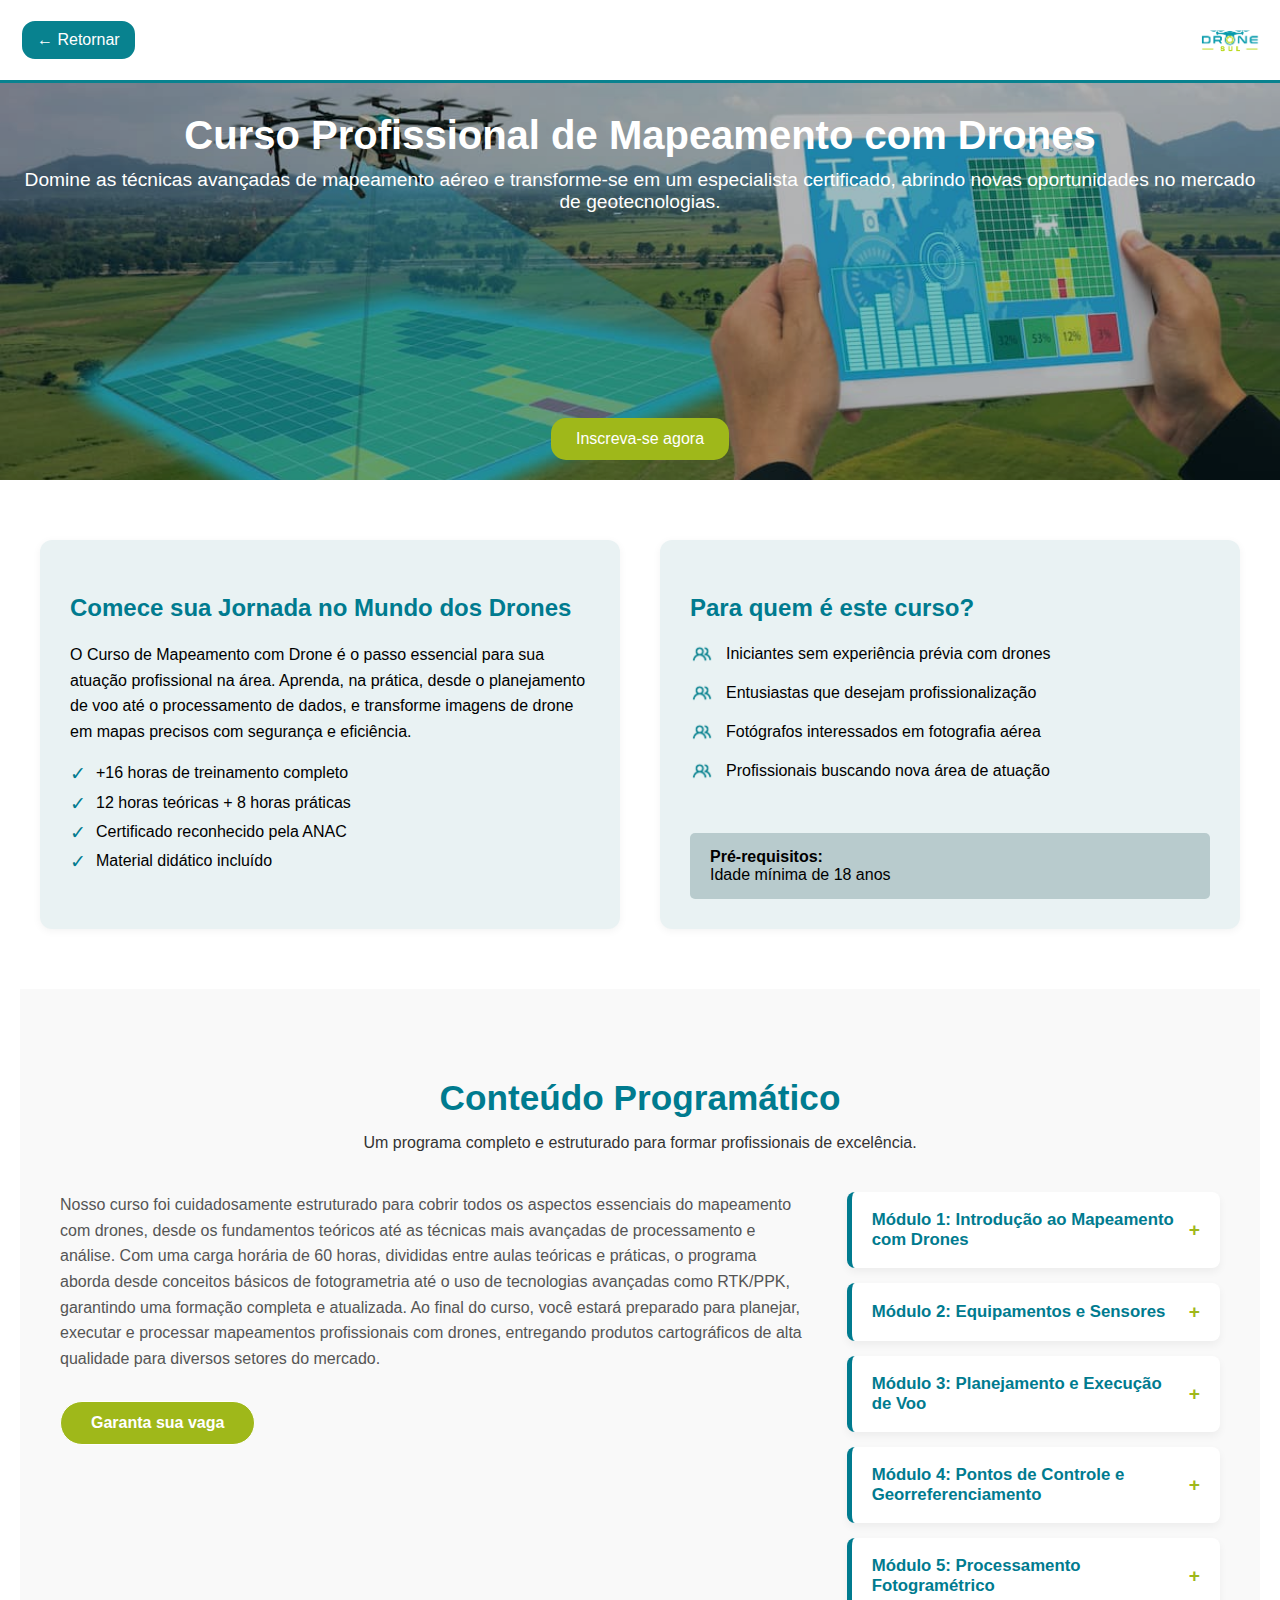
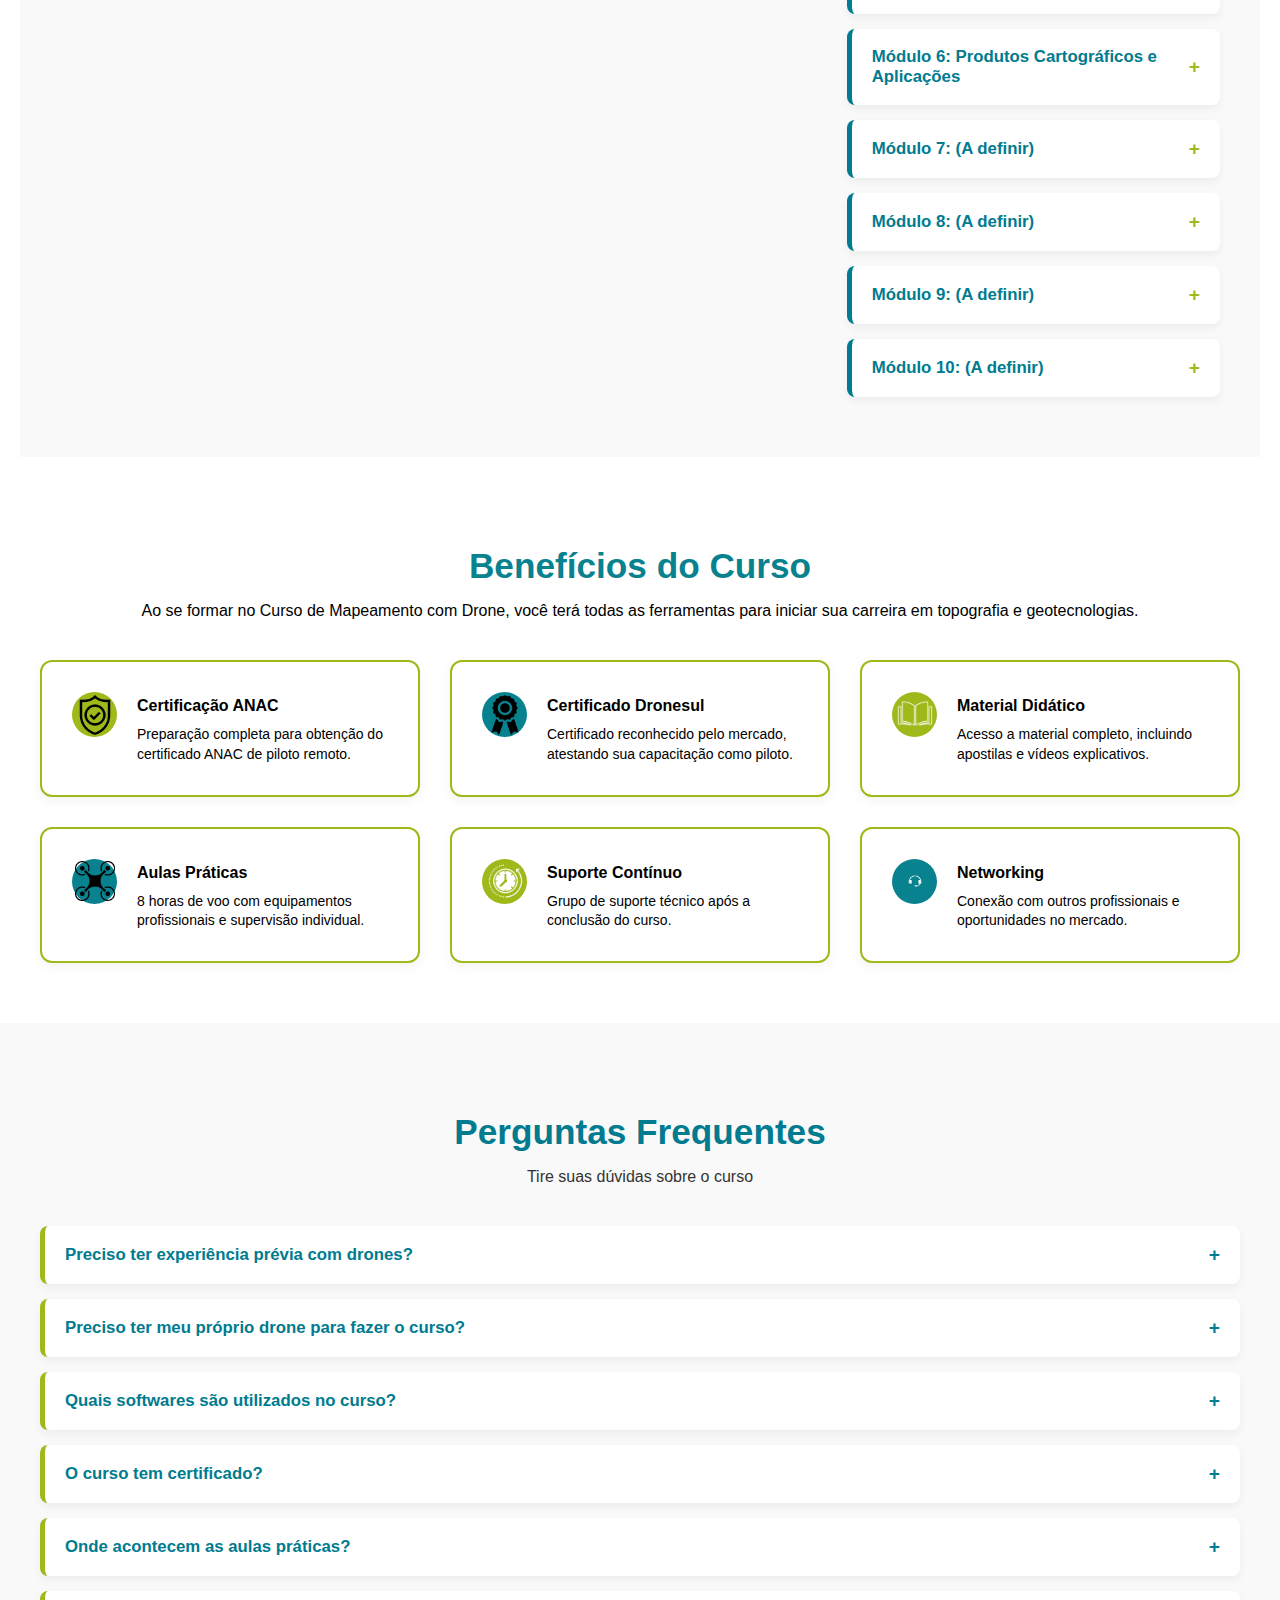
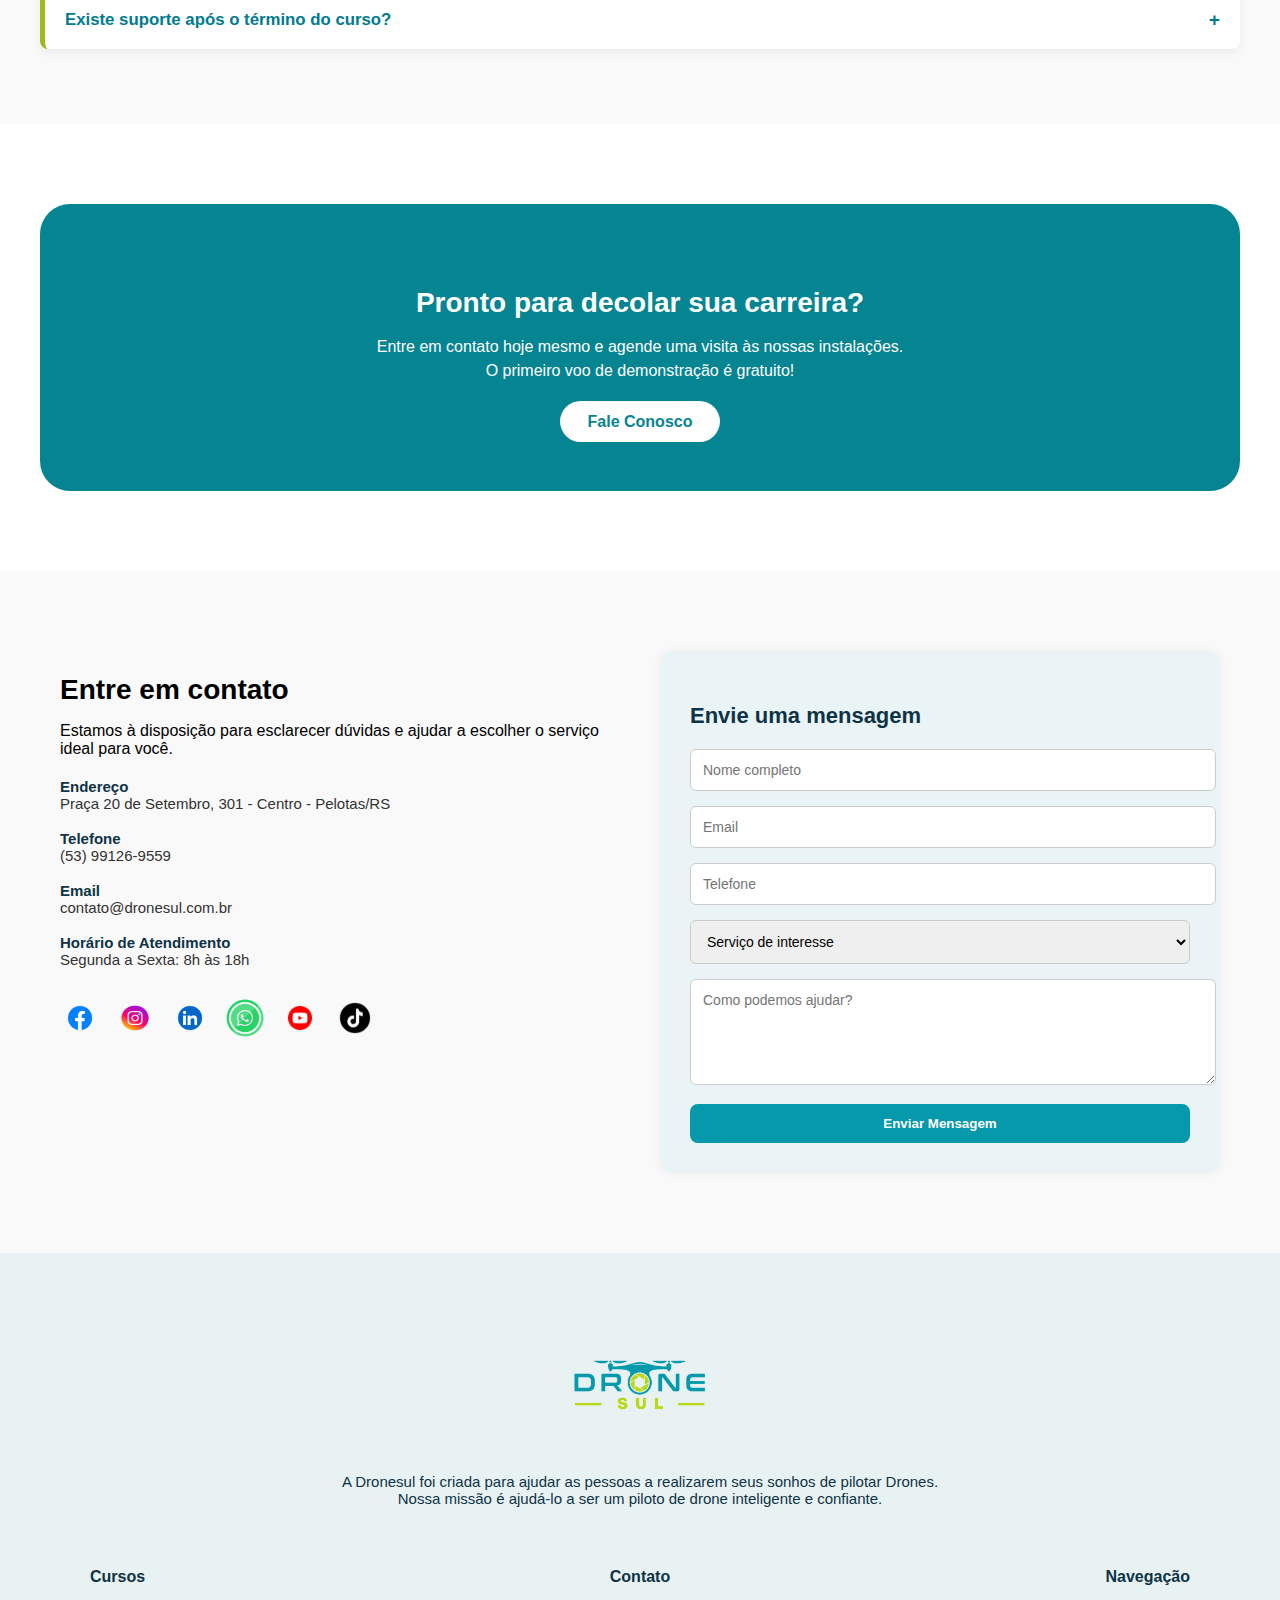
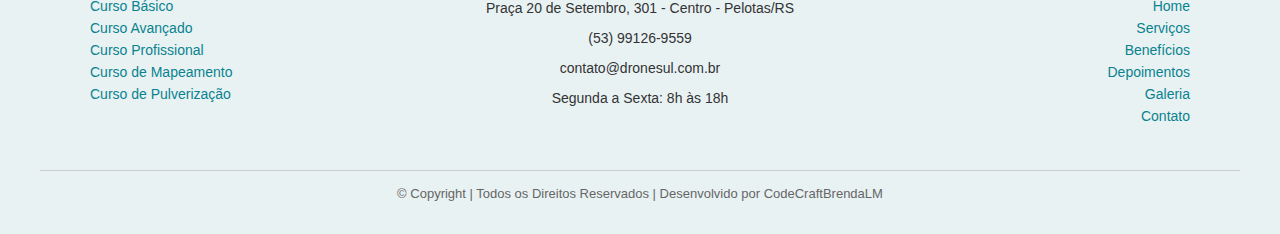
<file: cursos/mapeamento.html>
<!DOCTYPE html>
<html lang="pt-BR">
<head>
    <meta charset="UTF-8">
    <meta name="viewport" content="width=device-width, initial-scale=1.0">
    <title>Curso de Mapeamento | DroneSul</title>
    <link rel="icon" type="image/x-icon" href="../src/images/logo.png">
    <link rel="stylesheet" href="../src/styles/main.css">
    
    <style>
        /* Estilos Gerais (Padrão para Desktop) */
        body {
            font-family: 'Poppins', sans-serif;
            margin: 0;
            padding: 0;
            box-sizing: border-box;
            overflow-x: hidden; /* Evita rolagem horizontal indesejada */
        }

        .container {
            max-width: 1200px;
            margin: 0 auto;
            padding: 0 20px;
        }

        /* TOPO / HEADER (Menu de Retorno) */
        .topo-voltar {
            display: flex;
            justify-content: space-between;
            align-items: center;
            padding: 10px 20px;
            background-color: #ffffff;
            border-bottom: 3px solid #08828f;
            position: fixed;
            top: 0;
            width: 100%;
            z-index: 1000;
            box-sizing: border-box;
        }

        .btn-voltar {
            text-decoration: none;
            font-size: 1rem;
            color: #ffffff;
            background-color: #08828f;
            border: 2px solid;
            padding: 10px 15px;
            border-radius: 15px;
            transition: background-color 0.3s;
        }

        .btn-voltar:hover {
            background-color: #9fb81a;
            color: white;
        }

        .logo-header {
            height: 60px;
        }

        /* Padding para o body para compensar o header fixo */
        body {
            padding-top: 80px;
        }

        /* BANNER CURSO */
        .banner-curso {
            position: relative;
            width: 100%;
            height: 400px;
            overflow: hidden;
            display: flex;
            flex-direction: column;
            justify-content: center;
            align-items: center;
            text-align: center;
        }

        .banner-img {
            width: 100%;
            height: 100%;
            object-fit: cover;
            filter: brightness(0.75);
            position: absolute;
            top: 0;
            left: 0;
            z-index: -1;
        }

        .banner-texto {
            position: relative;
            top: auto;
            left: auto;
            transform: none;
            text-align: center;
            color: white;
            padding: 0 20px;
        }

        .banner-texto h2 {
            font-size: 2.5rem;
            font-weight: bold;
            margin-bottom: -8px;
        }

        .banner-texto p {
            font-size: 1.2rem;
        }

        .btn-inscreva {
            position: relative;
            top: auto;
            left: auto;
            transform: none;
            margin-top: 20px;
            margin-bottom: 20px;
            background-color: #9fb81a;
            color: white;
            padding: 12px 25px;
            border-radius: 15px;
            text-decoration: none;
            transition: background-color 0.3s;
            display: inline-block;
        }

        .btn-inscreva:hover {
            background-color: #08828f;
        }

        /* JORNADA PÚBLICO */
        .jornada-publico {
            display: flex;
            flex-wrap: wrap;
            justify-content: space-between;
            padding: 60px 20px;
            max-width: 1200px;
            margin: 0 auto;
            gap: 40px;
        }

        .jornada-coluna, .publico-coluna {
            flex: 1 1 480px;
            background-color: #e9f2f3;
            padding: 30px;
            border-radius: 12px;
            box-shadow: 0 2px 8px rgba(0,0,0,0.05);
        }

        .jornada-coluna h3,
        .publico-coluna h3 {
            font-size: 1.5rem;
            color: #007b8f;
            margin-bottom: 20px;
        }

        .jornada-coluna p {
            margin-bottom: 20px;
            font-size: 1rem;
            line-height: 1.6;
            color: #000000;
        }

        .checklist,
        .publico-lista {
            list-style: none;
            padding-left: 0;
        }

        .checklist li,
        .publico-lista li {
            display: flex;
            align-items: flex-start;
            margin-bottom: 10px;
            font-size: 1rem;
            color: #000000;
        }

        .checklist li span,
        .publico-lista li span {
            margin-right: 10px;
            font-size: 1.2rem;
            color: #007b8f;
            line-height: 1;
        }

        .pre-requisito {
            margin-top: 50px;
            background-color: #b8cbcd;
            padding: 15px 20px;
            border-radius: 5px;
            font-size: 1rem;
            color: #000000;
        }

        .publico-lista li {
            display: flex;
            align-items: center;
            gap: 12px;
            margin-bottom: 15px;
            font-size: 1rem;
            color: #000000;
        }

        .publico-lista img {
            width: 24px;
            height: 24px;
            object-fit: contain;
            flex-shrink: 0;
        }

        /* CONTEÚDO PROGRAMÁTICO */
        .conteudo-programatico {
            padding: 60px 20px;
            max-width: 1200px;
            margin: 0 auto;
            background-color: #f9f9f9;
        }

        .conteudo-programatico h2 {
            text-align: center;
            font-size: 2.2rem;
            color: #007b8f;
            margin-bottom: 10px;
        }

        .conteudo-programatico .subtitulo {
            text-align: center;
            font-size: 1rem;
            color: #333;
            margin-bottom: 20px;
        }

        /* Novo contêiner para o layout de 2 colunas */
        .conteudo-programatico-layout {
            display: grid;
            grid-template-columns: 2fr 1fr;
            gap: 40px;
            align-items: start;
            margin-top: 40px;
        }

        .conteudo-programatico-info {
            text-align: left;
        }

        .introducao-conteudo {
            font-size: 1rem;
            line-height: 1.6;
            color: #555;
            text-align: left;
            max-width: none;
            margin: 0 0 30px 0;
        }

        .conteudo-programatico-cta {
            text-align: left;
            margin-top: 0;
        }

        .conteudo-programatico-cta .btn.verde {
            background-color: #9fb81a;
            color: white;
            padding: 12px 30px;
            border-radius: 25px;
            text-decoration: none;
            font-weight: bold;
            transition: background-color 0.3s ease, transform 0.2s ease;
            display: inline-block;
        }

        .conteudo-programatico-cta .btn.verde:hover {
            background-color: #7d990f;
            transform: scale(1.05);
        }

        .conteudo-programatico-grid {
            display: grid;
            grid-template-columns: 1fr;
            gap: 15px;
            margin-top: 0;
        }

        .modulo-item {
            background-color: white;
            border-radius: 8px;
            box-shadow: 0 4px 8px rgba(0,0,0,0.05);
            overflow: hidden;
            border-left: 5px solid #007b8f;
            display: flex;
            flex-direction: column;
        }

        .modulo-question {
            width: 100%;
            padding: 18px 20px;
            background: none;
            border: none;
            outline: none;
            font-size: 1.05rem;
            font-weight: bold;
            color: #007b8f;
            display: flex;
            justify-content: space-between;
            align-items: center;
            cursor: pointer;
            text-align: left;
        }

        .modulo-question h3 {
            margin: 0;
            font-size: inherit;
            color: inherit;
            flex-grow: 1;
        }

        .modulo-icon {
            font-size: 1.2rem;
            transition: transform 0.3s;
            color: #9fb81a;
            flex-shrink: 0;
            margin-left: 10px;
        }

        .modulo-answer {
            display: none;
            padding: 0 20px 15px;
            font-size: 0.95rem;
            color: #333;
            flex-grow: 1;
        }

        .modulo-item.active .modulo-answer {
            display: block;
        }

        .modulo-item.active .modulo-icon {
            transform: rotate(180deg);
        }

        .modulo-answer ul {
            list-style: none;
            padding: 0;
            margin-top: 10px;
        }

        .modulo-answer ul li {
            font-size: 0.9rem;
            color: #555;
            margin-bottom: 5px;
            padding-left: 25px;
            position: relative;
            line-height: 1.5;
        }

        .modulo-answer ul li::before {
            content: '✓';
            color: #9fb81a;
            font-weight: bold;
            position: absolute;
            left: 0;
            top: 0;
            line-height: inherit;
        }

        /* BENEFÍCIOS DO CURSO */
        .porque {
            padding: 60px 20px;
        }

        .porque h2 {
            text-align: center;
            color: #08828f;
            font-size: 2.2rem;
        }

        .porque .subtitulo {
            text-align: center;
            color: #000000;
            font-size: 1rem;
            margin-bottom: 40px;
        }

        .grid-cards {
            display: grid;
            grid-template-columns: repeat(3, 1fr);
            gap: 30px;
            margin-top: 40px;
        }

        .card-info {
            background-color: #ffffff;
            border: 2px solid #9fb81a;
            border-radius: 12px;
            padding: 30px;
            display: flex;
            align-items: flex-start;
            gap: 20px;
            box-shadow: 0 4px 12px rgba(0, 0, 0, 0.05);
            transition: transform 0.3s ease, box-shadow 0.3s ease;
            cursor: default;
        }

        .card-info:hover {
            transform: translateY(-6px);
            box-shadow: 0 8px 24px rgba(0, 0, 0, 0.12);
        }

        .icone-circulo {
            width: 45px;
            height: 45px;
            border-radius: 50%;
            background-color: #ccc;
            display: flex;
            align-items: center;
            justify-content: center;
            flex-shrink: 0;
        }

        .icone-circulo img {
            width: 40px;
            height: 40px;
            object-fit: fill;
        }

        .cor-verde {
            background-color: #9fb81a;
        }

        .cor-azul {
            background-color: #08828f;
        }

        .texto-card {
            text-align: left;
        }

        .texto-card h3 {
            font-size: 16px;
            font-weight: bold;
            color: #000000;
            margin-bottom: 10px;
            margin-top: 5px;
        }

        .texto-card p {
            font-size: 14px;
            color: #000000;
            line-height: 1.4;
            margin: 0;
        }

        /* FAQ */
        .faq {
            padding: 60px 20px;
            background-color: #f9f9f9;
        }

        .faq h2 {
            text-align: center;
            font-size: 2.2rem;
            margin-bottom: 10px;
            color: #007b8f;
        }

        .faq .subtitulo {
            text-align: center;
            font-size: 1rem;
            margin-bottom: 40px;
            color: #333;
        }

        .faq-item {
            border-left: 5px solid #9fb81a;
            background-color: white;
            border-radius: 8px;
            margin-bottom: 15px;
            box-shadow: 0 4px 8px rgba(0,0,0,0.05);
            overflow: hidden;
        }

        .faq-question {
            width: 100%;
            padding: 18px 20px;
            background: none;
            border: none;
            outline: none;
            font-size: 1.05rem;
            font-weight: bold;
            color: #007b8f;
            display: flex;
            justify-content: space-between;
            align-items: center;
            cursor: pointer;
        }

        .faq-icon {
            font-size: 1.2rem;
            transition: transform 0.3s;
        }

        .faq-answer {
            display: none;
            padding: 0 20px 15px;
            font-size: 0.95rem;
            color: #333;
        }

        .faq-item.active .faq-answer {
            display: block;
        }

        .faq-item.active .faq-icon {
            content: "-";
            transform: rotate(180deg);
        }

        /* CTA */
        .cta {
            background-color: #058492;
            color: white;
            text-align: center;
            padding: 60px 30px;
            border-radius: 30px;
            margin: 80px 40px;
        }

        .cta h2 {
            font-family: 'League Spartan', sans-serif;
            font-size: 28px;
            margin-bottom: 15px;
        }

        .cta p {
            font-size: 16px;
            line-height: 1.5;
            margin-bottom: 30px;
        }

        .cta .btn-whats {
            background-color: white;
            color: #058492;
            font-weight: bold;
            padding: 12px 28px;
            border-radius: 30px;
            text-decoration: none;
            transition: background 0.3s ease, transform 0.2s ease;
        }

        .cta .btn-whats:hover {
            background-color: #d9f3f5;
            transform: scale(1.05);
        }

        /* CONTATO */
        .contato {
            padding: 80px 40px;
            background-color: #f9f9f9;
        }

        .contato-grid {
            display: grid;
            grid-template-columns: repeat(auto-fit, minmax(300px, 1fr));
            gap: 40px;
            align-items: start;
        }

        .contato-info h2 {
            font-family: 'League Spartan', sans-serif;
            font-size: 28px;
            margin-bottom: 10px;
        }

        .lista-info {
            list-style: none;
            padding: 0;
            margin: 20px 0;
        }

        .lista-info li {
            margin-bottom: 18px;
            font-size: 15px;
            color: #333;
        }

        .lista-info strong {
            color: #0e3346;
        }

        .redes-sociais {
            display: flex;
            flex-wrap: wrap;
            gap: 15px;
            margin-top: 30px;
        }

        .redes-sociais img {
            width: 40px;
            height: 40px;
            transition: transform 0.2s ease;
        }

        .redes-sociais img:hover {
            transform: scale(1.1);
        }

        .formulario {
            background-color: #eaf4f6;
            padding: 30px;
            border-radius: 12px;
            box-shadow: 0 0 10px rgba(0,0,0,0.05);
        }

        .formulario h3 {
            font-size: 22px;
            margin-bottom: 20px;
            color: #0e3346;
        }

        .formulario input,
        .formulario select,
        .formulario textarea {
            width: 100%;
            margin-bottom: 15px;
            padding: 12px;
            border: 1px solid #ccc;
            border-radius: 6px;
            font-size: 14px;
            font-family: 'Poppins', sans-serif;
        }

        .formulario button {
            background-color: #0599ab;
            color: white;
            font-weight: bold;
            padding: 12px;
            border: none;
            border-radius: 8px;
            cursor: pointer;
            width: 100%;
            transition: background 0.3s ease, transform 0.2s;
        }

        .formulario button:hover {
            background-color: #08828f;
            transform: scale(1.02);
        }

        /* RODAPÉ */
        .rodape {
            background-color: #e9f2f3;
            padding: 60px 40px 20px;
            text-align: center;
        }

        .logo-footer {
            width: 140px;
            margin: 0 auto 20px;
            display: block;
        }

        .missao {
            font-size: 15px;
            color: #0e3346;
            margin-bottom: 40px;
            max-width: 700px;
            margin-left: auto;
            margin-right: auto;
        }

        .rodape-layout {
            display: grid;
            grid-template-columns: 1fr 1fr 1fr;
            align-items: flex-start;
            gap: 40px;
            max-width: 1100px;
            margin: 0 auto;
            text-align: left;
        }

        .coluna {
            min-width: 200px;
        }

        .coluna h4 {
            font-size: 16px;
            color: #0e3346;
            margin-bottom: 12px;
        }

        .coluna p,
        .coluna li {
            font-size: 14px;
            color: #333;
            margin-bottom: 6px;
            list-style: none;
        }

        .coluna ul {
            padding: 0;
            margin: 0;
        }

        .coluna a {
            color: #08828f;
            text-decoration: none;
            transition: color 0.3s;
        }

        .coluna a:hover {
            color: #0599ab;
        }

        /* Centraliza a coluna do meio */
        .central {
            text-align: center;
        }

        /* Alinha cursos à esquerda e navegação à direita */
        .esquerda {
            text-align: left;
        }
        .direita {
            text-align: right;
        }

        .rodape-copy {
            border-top: 1px solid #ccc;
            margin-top: 40px;
            padding-top: 15px;
            font-size: 13px;
            color: #666;
        }

        /* ========================================================= */
        /* MEDIA QUERIES PARA RESPONSIVIDADE (MOBILE-FIRST APPROACH) */
        /* ========================================================= */

        /* Ajustes para telas menores (smartphones) - max-width: 768px */
        @media (max-width: 768px) {
            .container {
                padding: 0 15px;
            }

            /* TOPO / HEADER (Menu de Retorno) */
            .topo-voltar {
                padding: 8px 15px;
                justify-content: center;
                gap: 15px;
            }

            .btn-voltar {
                font-size: 0.85rem;
                padding: 6px 10px;
                border-radius: 12px;
                flex-shrink: 0;
            }

            .logo-header {
                height: 45px;
                flex-shrink: 0;
            }

            /* Padding para o body para compensar o header fixo */
            body {
                padding-top: 65px;
            }

            /* BANNER CURSO */
            .banner-curso {
                height: 300px;
                padding-top: 0;
            }

            .banner-texto h2 {
                font-size: 1.8rem;
                margin-bottom: 5px;
            }

            .banner-texto p {
                font-size: 0.9rem;
            }

            .btn-inscreva {
                padding: 10px 20px;
                font-size: 0.95rem;
                margin-top: 15px;
            }

            /* JORNADA PÚBLICO */
            .jornada-publico {
                flex-direction: column;
                padding: 40px 15px;
                gap: 25px;
            }

            .jornada-coluna, .publico-coluna {
                flex: 1 1 100%;
                padding: 20px;
            }

            .jornada-coluna h3,
            .publico-coluna h3 {
                font-size: 1.25rem;
                margin-bottom: 12px;
            }

            .jornada-coluna p {
                font-size: 0.9rem;
                margin-bottom: 15px;
            }

            .checklist li,
            .publico-lista li {
                font-size: 0.85rem;
                margin-bottom: 6px;
            }

            .checklist li span,
            .publico-lista li span {
                font-size: 0.95rem;
                margin-right: 8px;
            }

            .pre-requisito {
                margin-top: 25px;
                padding: 10px 15px;
                font-size: 0.85rem;
            }

            .publico-lista li {
                gap: 10px;
                margin-bottom: 10px;
                font-size: 0.9rem;
            }

            .publico-lista img {
                width: 18px;
                height: 18px;
            }

            /* CONTEÚDO PROGRAMÁTICO */
            .conteudo-programatico {
                padding: 40px 15px;
            }
            .conteudo-programatico h2 {
                font-size: 1.8rem;
            }
            .conteudo-programatico .subtitulo, .introducao-conteudo {
                font-size: 0.9rem;
                margin-bottom: 25px;
                text-align: left;
                max-width: 100%;
            }

            .conteudo-programatico-layout {
                grid-template-columns: 1fr;
                gap: 30px;
                margin-top: 25px;
            }

            .conteudo-programatico-cta {
                margin-bottom: 0;
            }
            .conteudo-programatico-cta .btn.verde {
                padding: 10px 25px;
                font-size: 0.9rem;
            }

            .conteudo-programatico-grid {
                grid-template-columns: 1fr;
                gap: 20px;
            }
            .modulo-item {
                padding: 0;
                border-left-width: 4px;
                margin-bottom: 0;
            }
            .modulo-question {
                padding: 12px 15px;
                font-size: 0.95rem;
            }
            .modulo-icon {
                font-size: 1rem;
            }
            .modulo-answer {
                padding: 0 15px 12px;
            }
            .modulo-answer ul li {
                font-size: 0.85rem;
                padding-left: 20px;
            }
            .modulo-answer ul li::before {
                left: 0;
            }

            /* BENEFÍCIOS DO CURSO */
            .porque {
                padding: 40px 15px;
            }

            .porque h2 {
                font-size: 1.8rem;
            }

            .porque .subtitulo {
                font-size: 0.9rem;
                margin-bottom: 25px;
            }

            .grid-cards {
                grid-template-columns: 1fr;
                gap: 20px;
                margin-top: 25px;
            }

            .card-info {
                padding: 18px;
                gap: 12px;
                border-radius: 10px;
            }

            .icone-circulo {
                width: 38px;
                height: 38px;
            }

            .icone-circulo img {
                width: 32px;
                height: 32px;
            }

            .texto-card h3 {
                font-size: 14px;
                margin-bottom: 6px;
            }

            .texto-card p {
                font-size: 12px;
            }

            /* FAQ */
            .faq {
                padding: 40px 15px;
            }

            .faq h2 {
                font-size: 1.8rem;
            }

            .faq .subtitulo {
                font-size: 0.9rem;
                margin-bottom: 25px;
            }

            .faq-item {
                margin-bottom: 10px;
                border-left-width: 4px;
            }

            .faq-question {
                padding: 12px 15px;
                font-size: 0.95rem;
            }

            .faq-icon {
                font-size: 1rem;
            }

            .faq-answer {
                padding: 0 15px 10px;
                font-size: 0.85rem;
            }

            /* CTA */
            .cta {
                padding: 30px 20px;
                margin: 40px 15px;
                border-radius: 20px;
            }

            .cta h2 {
                font-size: 1.6rem;
                margin-bottom: 10px;
            }

            .cta p {
                font-size: 0.85rem;
                margin-bottom: 15px;
            }

            .cta .btn-whats {
                padding: 10px 20px;
                border-radius: 20px;
                font-size: 0.9rem;
            }

            /* CONTATO */
            .contato {
                padding: 40px 15px;
            }

            .contato-grid {
                grid-template-columns: 1fr;
                gap: 30px;
            }

            .contato-info h2 {
                font-size: 1.8rem;
            }

            .lista-info li {
                margin-bottom: 12px;
                font-size: 0.9rem;
            }

            .redes-sociais {
                justify-content: center;
                gap: 10px;
            }

            .redes-sociais img {
                width: 35px;
                height: 35px;
            }

            .formulario {
                padding: 20px;
                border-radius: 10px;
            }

            .formulario h3 {
                font-size: 1.1rem;
                margin-bottom: 15px;
            }

            .formulario input,
            .formulario select,
            .formulario textarea {
                padding: 10px;
                margin-bottom: 10px;
                font-size: 0.85rem;
            }

            .formulario button {
                padding: 10px;
                font-size: 0.9rem;
            }

            /* RODAPÉ */
            .rodape {
                padding: 30px 15px 15px;
            }

            .logo-footer {
                width: 100px;
                margin-bottom: 10px;
            }

            .missao {
                font-size: 0.85rem;
                margin-bottom: 20px;
            }

            .rodape-layout {
                grid-template-columns: 1fr;
                gap: 20px;
                text-align: center;
            }

            .coluna {
                margin-bottom: 15px;
            }

            .coluna h4 {
                font-size: 1rem;
                margin-bottom: 8px;
            }

            .coluna p,
            .coluna li {
                font-size: 0.8rem;
                margin-bottom: 4px;
            }

            .coluna.central,
            .coluna.esquerda,
            .coluna.direita {
                text-align: center;
            }

            .rodape-copy {
                margin-top: 20px;
                padding-top: 10px;
                font-size: 0.75rem;
            }
        }

        /* Media Query para telas muito pequenas (largura máxima de 480px) */
        @media (max-width: 480px) {
            /* Topo/Header */
            .topo-voltar {
                padding: 5px 10px;
                gap: 10px;
            }
            .btn-voltar {
                font-size: 0.75rem;
                padding: 4px 8px;
            }
            .logo-header {
                height: 35px;
            }
            body {
                padding-top: 55px;
            }

            /* Banner */
            .banner-curso {
                height: 220px;
            }
            .banner-texto h2 {
                font-size: 1.5rem;
            }
            .banner-texto p {
                font-size: 0.8rem;
            }
            .btn-inscreva {
                padding: 8px 15px;
                font-size: 0.8rem;
            }

            /* Conteúdo Programático */
            .conteudo-programatico h2 {
                font-size: 1.6rem;
            }
            .conteudo-programatico .subtitulo {
                font-size: 0.85rem;
            }
            .modulo-item h3 {
                font-size: 1rem;
            }
            .modulo-item p {
                font-size: 0.8rem;
            }

            /* Benefícios */
            .porque h2 {
                font-size: 1.6rem;
            }
            .porque .subtitulo {
                font-size: 0.85rem;
            }
            .card-info {
                padding: 15px;
                gap: 10px;
            }
            .icone-circulo {
                width: 32px;
                height: 32px;
            }
            .icone-circulo img {
                width: 28px;
                height: 28px;
            }
            .texto-card h3 {
                font-size: 13px;
            }
            .texto-card p {
                font-size: 11px;
            }

            /* FAQ */
            .faq h2 {
                font-size: 1.6rem;
            }
            .faq .subtitulo {
                font-size: 0.85rem;
            }
            .faq-question {
                font-size: 0.9rem;
                padding: 10px 12px;
            }
            .faq-icon {
                font-size: 0.9rem;
            }
            .faq-answer {
                font-size: 0.8rem;
                padding: 0 12px 8px;
            }

            /* CTA */
            .cta h2 {
                font-size: 1.4rem;
            }
            .cta p {
                font-size: 0.8rem;
            }
            .cta .btn-whats {
                padding: 8px 15px;
                font-size: 0.85rem;
            }

            /* Contato */
            .contato-info h2 {
                font-size: 1.6rem;
            }
            .lista-info li {
                font-size: 0.85rem;
            }
            .redes-sociais img {
                width: 30px;
                height: 30px;
            }
            .formulario h3 {
                font-size: 1rem;
            }
            .formulario input, .formulario select, .formulario textarea {
                font-size: 0.8rem;
                padding: 8px;
            }
            .formulario button {
                font-size: 0.85rem;
                padding: 8px;
            }

            /* Rodapé */
            .rodape .logo-footer {
                width: 80px;
            }
            .rodape .missao {
                font-size: 0.8rem;
            }
            .rodape .coluna h4 {
                font-size: 0.9rem;
            }
            .rodape .coluna p, .rodape .coluna li {
                font-size: 0.75rem;
            }
            .rodape-copy {
                font-size: 0.7rem;
            }
        }
    </style>
</head>
<body>

    <header class="topo-voltar">
        <a href="../index.html#servicos" class="btn-voltar">← Retornar</a>
        <img src="../src/images/logo.png" alt="Logo Dronesul" class="logo-header">
    </header>

    <section class="banner-curso">
        <img src="../src/images/mapeamento.jpg" alt="Drone de Mapeamento em voo" class="banner-img">
        <div class="banner-texto">
            <h2>Curso Profissional de Mapeamento com Drones</h2>
            <p>Domine as técnicas avançadas de mapeamento aéreo e transforme-se em um especialista certificado, abrindo novas oportunidades no mercado de geotecnologias.</p>
        </div>
        <a href="https://api.whatsapp.com/send?phone=5553991269559&text=Ol%C3%A1,%20estou%20no%20site%20da%20Drone%20Sul%20e%20gostaria%20de%20algumas%20informa%C3%A7%C3%B5es…" class="btn-inscreva">Inscreva-se agora</a>
    </section>

    <section class="jornada-publico">
        <div class="jornada-coluna">
            <h3>Comece sua Jornada no Mundo dos Drones</h3>
            <p>O Curso de Mapeamento com Drone é o passo essencial para sua atuação profissional na área. Aprenda, na prática, desde o planejamento de voo até o processamento de dados, e transforme imagens de drone em mapas precisos com segurança e eficiência.</p>

            <ul class="checklist">
                <li><span>✓</span> +16 horas de treinamento completo</li>
                <li><span>✓</span> 12 horas teóricas + 8 horas práticas</li>
                <li><span>✓</span> Certificado reconhecido pela ANAC</li>
                <li><span>✓</span> Material didático incluído</li>
            </ul>
        </div>

        <div class="publico-coluna">
            <h3>Para quem é este curso?</h3>
            <ul class="publico-lista">
                <li>
                    <img src="../src/images/icone7.png" alt="Ícone iniciante">
                    Iniciantes sem experiência prévia com drones
                </li>
                <li>
                    <img src="../src/images/icone7.png" alt="Ícone iniciante">
                    Entusiastas que desejam profissionalização
                </li>
                <li>
                    <img src="../src/images/icone7.png" alt="Ícone iniciante">
                    Fotógrafos interessados em fotografia aérea
                </li>
                <li>
                    <img src="../src/images/icone7.png" alt="Ícone iniciante">
                    Profissionais buscando nova área de atuação
                </li>
            </ul>

            <div class="pre-requisito">
                <strong>Pré-requisitos:</strong><br>
                Idade mínima de 18 anos
            </div>
        </div>
    </section>

    <section class="conteudo-programatico">
        <div class="container">
            <h2>Conteúdo Programático</h2>
            <p class="subtitulo">Um programa completo e estruturado para formar profissionais de excelência.</p>

            <div class="conteudo-programatico-layout">
                <div class="conteudo-programatico-info">
                    <p class="introducao-conteudo">Nosso curso foi cuidadosamente estruturado para cobrir todos os aspectos essenciais do mapeamento com drones, desde os fundamentos teóricos até as técnicas mais avançadas de processamento e análise. Com uma carga horária de 60 horas, divididas entre aulas teóricas e práticas, o programa aborda desde conceitos básicos de fotogrametria até o uso de tecnologias avançadas como RTK/PPK, garantindo uma formação completa e atualizada. Ao final do curso, você estará preparado para planejar, executar e processar mapeamentos profissionais com drones, entregando produtos cartográficos de alta qualidade para diversos setores do mercado.</p>

                    <div class="conteudo-programatico-cta">
                        <a href="https://api.whatsapp.com/send?phone=5553991269559&text=Ol%C3%A1,%20estou%20no%20site%20da%20Drone%20Sul%20e%20gostaria%20de%20garantir%20minha%20vaga%20no%20curso%20de%20Mapeamento." class="btn verde">Garanta sua vaga</a>
                    </div>
                </div>

                <div class="conteudo-programatico-grid">
                    <div class="modulo-item">
                        <button class="modulo-question">
                            <h3>Módulo 1: Introdução ao Mapeamento com Drones</h3>
                            <span class="modulo-icon">+</span>
                        </button>
                        <div class="modulo-answer">
                            <ul>
                                <li>Fundamentos de cartografia e sensoriamento remoto</li>
                                <li>Princípios de cartografia e sistemas de coordenadas</li>
                                <li>Tipos de drones para mapeamento</li>
                                <li>Legislação e regulamentação para operação de drones</li>
                            </ul>
                        </div>
                    </div>

                    <div class="modulo-item">
                        <button class="modulo-question">
                            <h3>Módulo 2: Equipamentos e Sensores</h3>
                            <span class="modulo-icon">+</span>
                        </button>
                        <div class="modulo-answer">
                            <ul>
                                <li>Entenda os drones específicos para mapeamento, câmeras e sensores.</li>
                            </ul>
                        </div>
                    </div>

                    <div class="modulo-item">
                        <button class="modulo-question">
                            <h3>Módulo 3: Planejamento e Execução de Voo</h3>
                            <span class="modulo-icon">+</span>
                        </button>
                        <div class="modulo-answer">
                            <ul>
                                <li>Como planejar missões de voo eficientes e seguras para coleta de dados.</li>
                            </ul>
                        </div>
                    </div>

                    <div class="modulo-item">
                        <button class="modulo-question">
                            <h3>Módulo 4: Pontos de Controle e Georreferenciamento</h3>
                            <span class="modulo-icon">+</span>
                        </button>
                        <div class="modulo-answer">
                            <ul>
                                <li>Aprenda a usar Pontos de Controle Terrestre (GCPs) e técnicas de georreferenciamento (RTK/PPK).</li>
                            </ul>
                        </div>
                    </div>

                    <div class="modulo-item">
                        <button class="modulo-question">
                            <h3>Módulo 5: Processamento Fotogramétrico</h3>
                            <span class="modulo-icon">+</span>
                        </button>
                        <div class="modulo-answer">
                            <ul>
                                <li>Técnicas de processamento de imagens para gerar produtos cartográficos.</li>
                            </ul>
                        </div>
                    </div>

                    <div class="modulo-item">
                        <button class="modulo-question">
                            <h3>Módulo 6: Produtos Cartográficos e Aplicações</h3>
                            <span class="modulo-icon">+</span>
                        </button>
                        <div class="modulo-answer">
                            <ul>
                                <li>Criação e análise de ortomosaicos, modelos 3D, MDT, MDS e suas aplicações.</li>
                            </ul>
                        </div>
                    </div>

                    <div class="modulo-item">
                        <button class="modulo-question">
                            <h3>Módulo 7: (A definir)</h3>
                            <span class="modulo-icon">+</span>
                        </button>
                        <div class="modulo-answer">
                            <ul>
                                <li>Conteúdo adicional ou a ser detalhado.</li>
                            </ul>
                        </div>
                    </div>
                    <div class="modulo-item">
                        <button class="modulo-question">
                            <h3>Módulo 8: (A definir)</h3>
                            <span class="modulo-icon">+</span>
                        </button>
                        <div class="modulo-answer">
                            <ul>
                                <li>Conteúdo adicional ou a ser detalhado.</li>
                            </ul>
                        </div>
                    </div>
                    <div class="modulo-item">
                        <button class="modulo-question">
                            <h3>Módulo 9: (A definir)</h3>
                            <span class="modulo-icon">+</span>
                        </button>
                        <div class="modulo-answer">
                            <ul>
                                <li>Conteúdo adicional ou a ser detalhado.</li>
                            </ul>
                        </div>
                    </div>
                    <div class="modulo-item">
                        <button class="modulo-question">
                            <h3>Módulo 10: (A definir)</h3>
                            <span class="modulo-icon">+</span>
                        </button>
                        <div class="modulo-answer">
                            <ul>
                                <li>Conteúdo adicional ou a ser detalhado.</li>
                            </ul>
                        </div>
                    </div>
                </div>
            </div>
        </div>
    </section>

    <section class="porque" id="beneficios">
        <div class="container">
            <h2>Benefícios do Curso</h2>
            <p class="subtitulo">Ao se formar no Curso de Mapeamento com Drone, você terá todas as ferramentas para iniciar sua carreira em topografia e geotecnologias.</p>

            <div class="grid-cards">
                <div class="card-info">
                    <div class="icone-circulo cor-verde">
                        <img src="../src/images/icone3.png" alt="Certificação ANAC">
                    </div>
                    <div class="texto-card">
                        <h3>Certificação ANAC</h3>
                        <p>Preparação completa para obtenção do certificado ANAC de piloto remoto.</p>
                    </div>
                </div>

                <div class="card-info">
                    <div class="icone-circulo cor-azul">
                        <img src="../src/images/icone1.png" alt="Certificado Dronesul">
                    </div>
                    <div class="texto-card">
                        <h3>Certificado Dronesul</h3>
                        <p>Certificado reconhecido pelo mercado, atestando sua capacitação como piloto.</p>
                    </div>
                </div>

                <div class="card-info">
                    <div class="icone-circulo cor-verde">
                        <img src="../src/images/icone8.png" alt="Material Didático">
                    </div>
                    <div class="texto-card">
                        <h3>Material Didático</h3>
                        <p>Acesso a material completo, incluindo apostilas e vídeos explicativos.</p>
                    </div>
                </div>

                <div class="card-info">
                    <div class="icone-circulo cor-azul">
                        <img src="../src/images/icone2.png" alt="Aulas Práticas">
                    </div>
                    <div class="texto-card">
                        <h3>Aulas Práticas</h3>
                        <p>8 horas de voo com equipamentos profissionais e supervisão individual.</p>
                    </div>
                </div>

                <div class="card-info">
                    <div class="icone-circulo cor-verde">
                        <img src="../src/images/icone9.png" alt="Suporte Contínuo">
                    </div>
                    <div class="texto-card">
                        <h3>Suporte Contínuo</h3>
                        <p>Grupo de suporte técnico após a conclusão do curso.</p>
                    </div>
                </div>

                <div class="card-info">
                    <div class="icone-circulo cor-azul">
                        <img src="../src/images/icone6.png" alt="Networking">
                    </div>
                    <div class="texto-card">
                        <h3>Networking</h3>
                        <p>Conexão com outros profissionais e oportunidades no mercado.</p>
                    </div>
                </div>
            </div>
        </div>
    </section>

    <section class="faq" id="faq">
        <div class="container">
            <h2>Perguntas Frequentes</h2>
            <p class="subtitulo">Tire suas dúvidas sobre o curso</p>

            <div class="faq-item">
                <button class="faq-question">
                    <span>Preciso ter experiência prévia com drones?</span>
                    <span class="faq-icon">+</span>
                </button>
                <div class="faq-answer">
                    <p>Não é necessário ter experiência prévia com drones. O curso foi estruturado para atender desde iniciantes até profissionais que já atuam com drones e desejam se especializar em mapeamento.Começamos com os fundamentos e avançamos gradualmente para técnicas mais complexas.</p>
                </div>
            </div>

            <div class="faq-item">
                <button class="faq-question">
                    <span>Preciso ter meu próprio drone para fazer o curso?</span>
                    <span class="faq-icon">+</span>
                </button>
                <div class="faq-answer">
                    <p>Não é obrigatório possuir um drone próprio. Oferecemos equipamentos de ponta para as aulas práticas.Caso você já tenha um drone, será uma ótima oportunidade para aprender a usá-lo com eficiência no mapeamento.</p>
                </div>
            </div>

            <div class="faq-item">
                <button class="faq-question">
                    <span>Quais softwares são utilizados no curso?</span>
                    <span class="faq-icon">+</span>
                </button>
                <div class="faq-answer">
                    <p>Utilizamos os softwares mais renomados e atualizados do mercado para processamento fotogramétrico e análise de dados, como o Pix4Dmapper e o Agisoft Metashape, entre outros.</p>
                </div>
            </div>

            <div class="faq-item">
                <button class="faq-question">
                    <span>O curso tem certificado?</span>
                    <span class="faq-icon">+</span>
                </button>
                <div class="faq-answer">
                    <p>Sim. Ao concluir o curso, você receberá um certificado Dronesul, reconhecido no mercado de trabalho.Além disso, o curso te prepara para a obtenção do certificado ANAC.</p>
                </div>
            </div>

            <div class="faq-item">
                <button class="faq-question">
                    <span>Onde acontecem as aulas práticas?</span>
                    <span class="faq-icon">+</span>
                </button>
                <div class="faq-answer">
                    <p>As aulas práticas são realizadas em áreas abertas e controladas, com toda a segurança e suporte de nossos instrutores qualificados.O local exato será informado antes do início das aulas.</p>
                </div>
            </div>

            <div class="faq-item">
                <button class="faq-question">
                    <span>Existe suporte após o término do curso?</span>
                    <span class="faq-icon">+</span>
                </button>
                <div class="faq-answer">
                    <p>Sim, oferecemos um grupo de suporte técnico exclusivo para alunos formados, onde você poderá tirar dúvidas e compartilhar experiências com outros profissionais e com a nossa equipe.</p>
                </div>
            </div>
        </div>
    </section>

    <script>
        document.querySelectorAll('.modulo-question').forEach(button => {
            button.addEventListener('click', () => {
                const item = button.parentElement;
                item.classList.toggle('active');

                const icon = button.querySelector('.modulo-icon');
                icon.textContent = item.classList.contains('active') ? '−' : '+';
            });
        });

        document.querySelectorAll('.faq-question').forEach(button => {
            button.addEventListener('click', () => {
                const item = button.parentElement;
                item.classList.toggle('active');

                const icon = button.querySelector('.faq-icon');
                icon.textContent = item.classList.contains('active') ? '−' : '+';
            });
        });
    </script>

    <section class="cta">
        <div class="container">
            <h2>Pronto para decolar sua carreira?</h2>
            <p>Entre em contato hoje mesmo e agende uma visita às nossas instalações.<br>O primeiro voo de demonstração é gratuito!</p>
            <a href="https://api.whatsapp.com/send?phone=5553991269559&text=Olá,%20estou%20no%20site%20da%20Drone%20Sul%20e%20gostaria%20de%20algumas%20informa%C3%A7%C3%B5es…" class="btn-whats">Fale Conosco</a>
        </div>
    </section>

    <section class="contato" id="contato">
        <div class="container contato-grid">

            <div class="contato-info">
                <h2>Entre em contato</h2>
                <p>Estamos à disposição para esclarecer dúvidas e ajudar a escolher o serviço ideal para você.</p>

                <ul class="lista-info">
                    <li><strong>Endereço</strong><br>Praça 20 de Setembro, 301 - Centro - Pelotas/RS</li>
                    <li><strong>Telefone</strong><br>(53) 99126-9559</li>
                    <li><strong>Email</strong><br>contato@dronesul.com.br</li>
                    <li><strong>Horário de Atendimento</strong><br>Segunda a Sexta: 8h às 18h</li>
                </ul>

                <div class="redes-sociais">
                    <a href="https://www.facebook.com/people/Dronesul/61563505297543/" target="_blank"><img src="../src/images/facebook.png" alt="Facebook"></a>
                    <a href="https://www.instagram.com/dronesul_/" target="_blank"><img src="../src/images/instagram.png" alt="Instagram"></a>
                    <a href="https://www.linkedin.com/company/dronesull/" target="_blank"><img src="../src/images/linkedin.png" alt="LinkedIn"></a>
                    <a href="https://api.whatsapp.com/send?phone=5553991269559&text=Olá,%20estou%20no%20site%20da%20Drone%20Sul%20e%20gostaria%20de%20algumas%20informa%C3%A7%C3%B5es…" target="_blank"><img src="../src/images/whatsapp.png" alt="WhatsApp"></a>
                    <a href="https://www.youtube.com/@Dronesul-c7n" target="_blank"><img src="../src/images/youtube.png" alt="YouTube"></a>
                    <a href="https://www.tiktok.com/@dronesul_?is_from_webapp=1&sender_device=pc" target="_blank"><img src="../src/images/tiktok.png" alt="TikTok"></a>
                </div>
            </div>

            <form action="https://formsubmit.co/contato@dronesul.com.br" method="POST" class="formulario">
                <h3>Envie uma mensagem</h3>
                <input type="text" name="nome" placeholder="Nome completo" required>
                <input type="email" name="email" placeholder="Email" required>
                <input type="tel" name="telefone" placeholder="Telefone">
                <select name="servico">
                    <option value="">Serviço de interesse</option>
                    <option value="Pilotagem">Curso de Pilotagem</option>
                    <option value="Mapeamento">Curso de Mapeamento</option>
                    <option value="Pulverização">Pulverização</option>
                    <option value="Assistência Técnica">Assistência Técnica</option>
                </select>
                <textarea name="mensagem" rows="5" placeholder="Como podemos ajudar?"></textarea>
                <button type="submit">Enviar Mensagem</button>
            </form>
        </div>
    </section>

    <footer class="rodape">
        <img src="../src/images/logo.png" alt="Logo Dronesul" class="logo-footer">

        <p class="missao">
            A Dronesul foi criada para ajudar as pessoas a realizarem seus sonhos de pilotar Drones.<br>
            Nossa missão é ajudá-lo a ser um piloto de drone inteligente e confiante.
        </p>

        <div class="rodape-layout">
            <div class="coluna">
                <h4>Cursos</h4>
                <ul>
                    <li><a href="#">Curso Básico</a></li>
                    <li><a href="#">Curso Avançado</a></li>
                    <li><a href="#">Curso Profissional</a></li>
                    <li><a href="#">Curso de Mapeamento</a></li>
                    <li><a href="#">Curso de Pulverização</a></li>
                </ul>
            </div>

            <div class="coluna central">
                <h4>Contato</h4>
                <p>Praça 20 de Setembro, 301 - Centro - Pelotas/RS</p>
                <p>(53) 99126-9559</p>
                <p>contato@dronesul.com.br</p>
                <p>Segunda a Sexta: 8h às 18h</p>
            </div>

            <div class="coluna direita">
                <h4>Navegação</h4>
                <ul>
                    <li><a href="#home">Home</a></li>
                    <li><a href="#servicos">Serviços</a></li>
                    <li><a href="#beneficios">Benefícios</a></li>
                    <li><a href="#depoimentos">Depoimentos</a></li>
                    <li><a href="#galeria">Galeria</a></li>
                    <li><a href="#contato">Contato</a></li>
                </ul>
            </div>
        </div>

        <p class="rodape-copy">
            © Copyright | Todos os Direitos Reservados | Desenvolvido por CodeCraftBrendaLM
        </p>
    </footer>

</body>
</html>
</file>
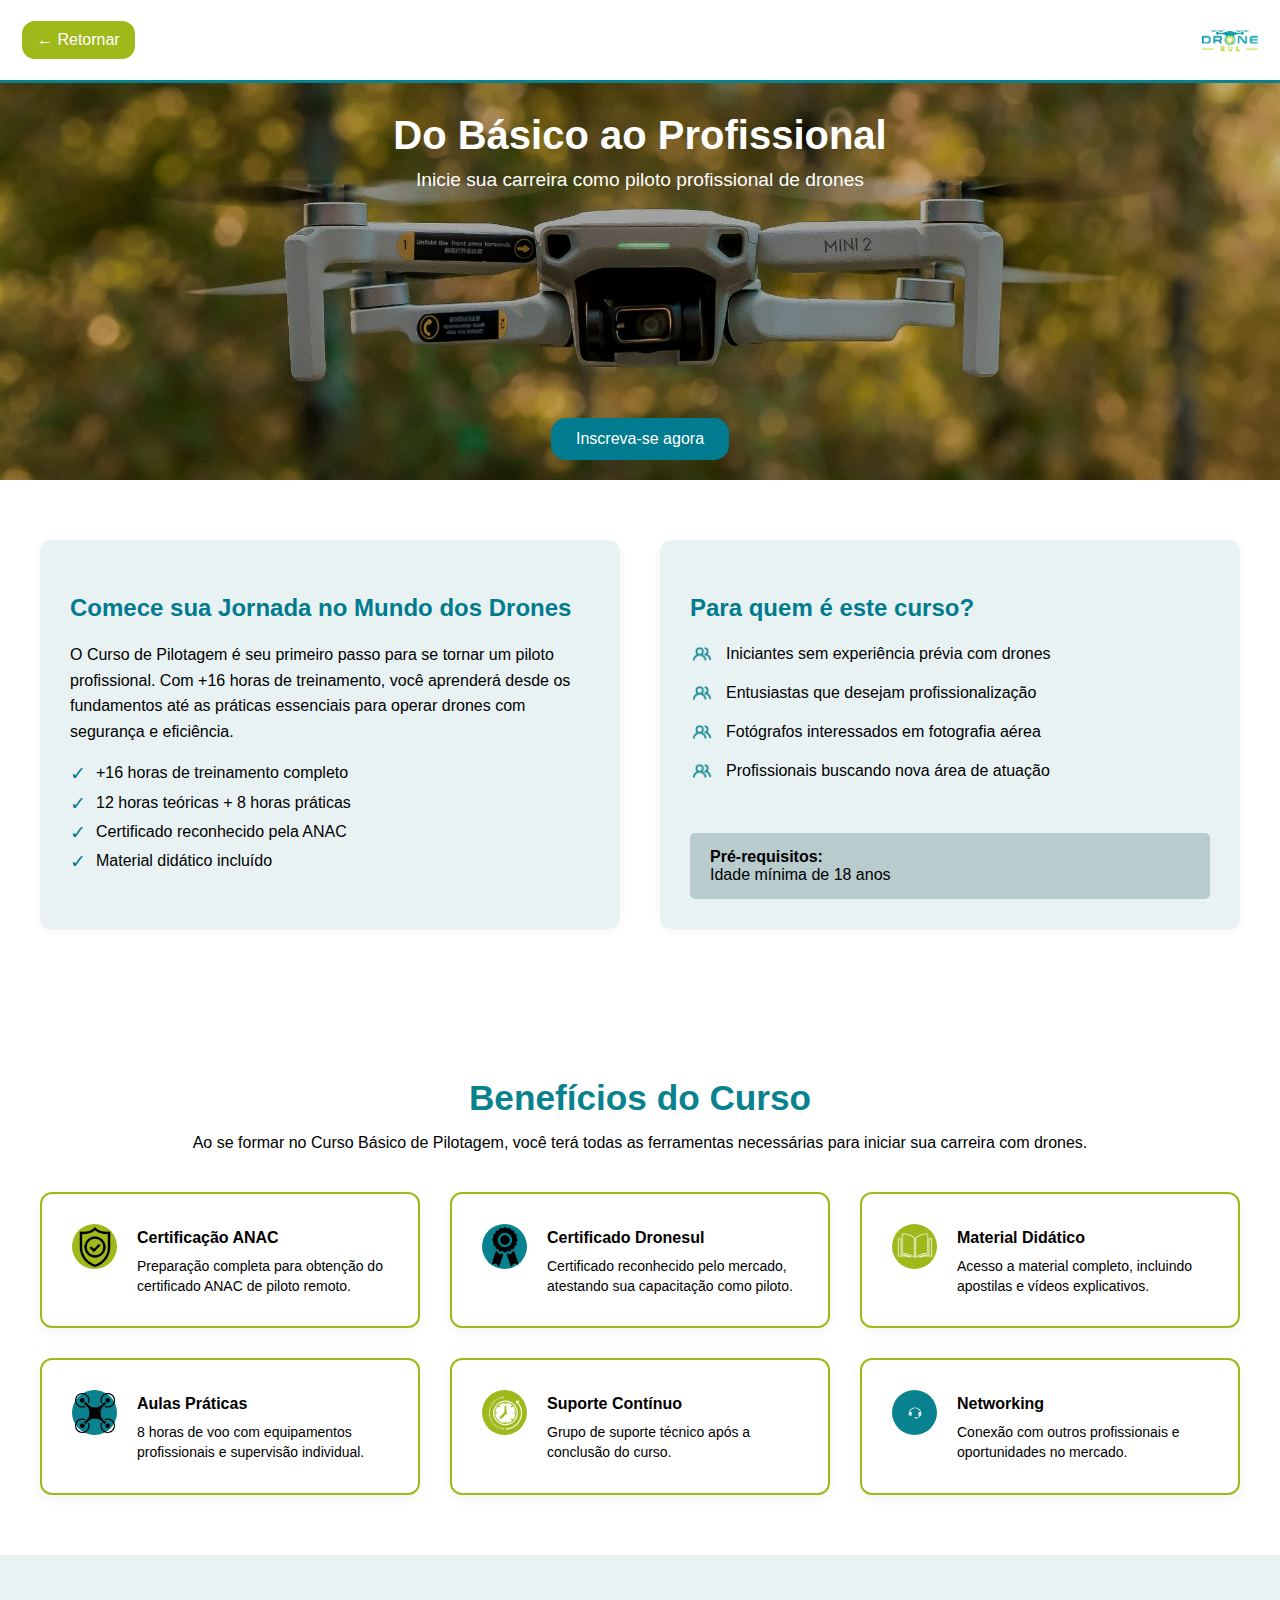
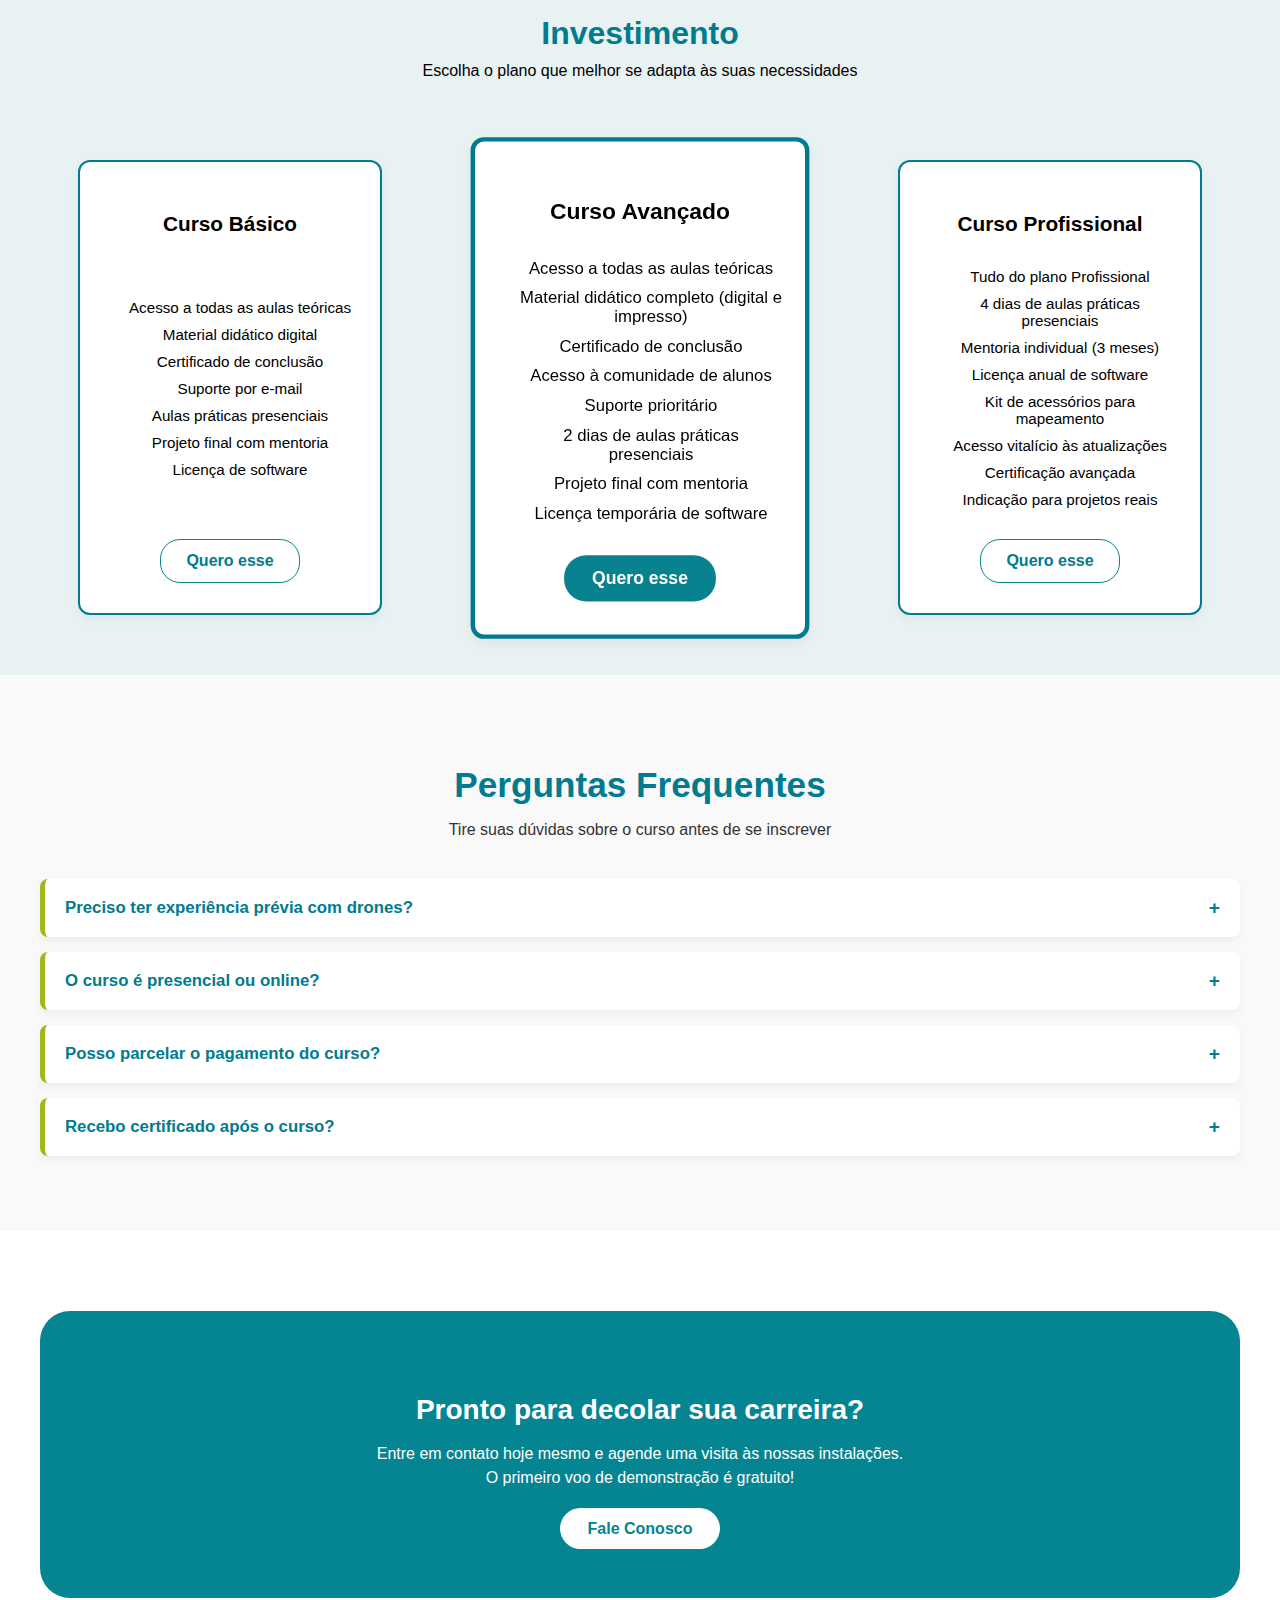
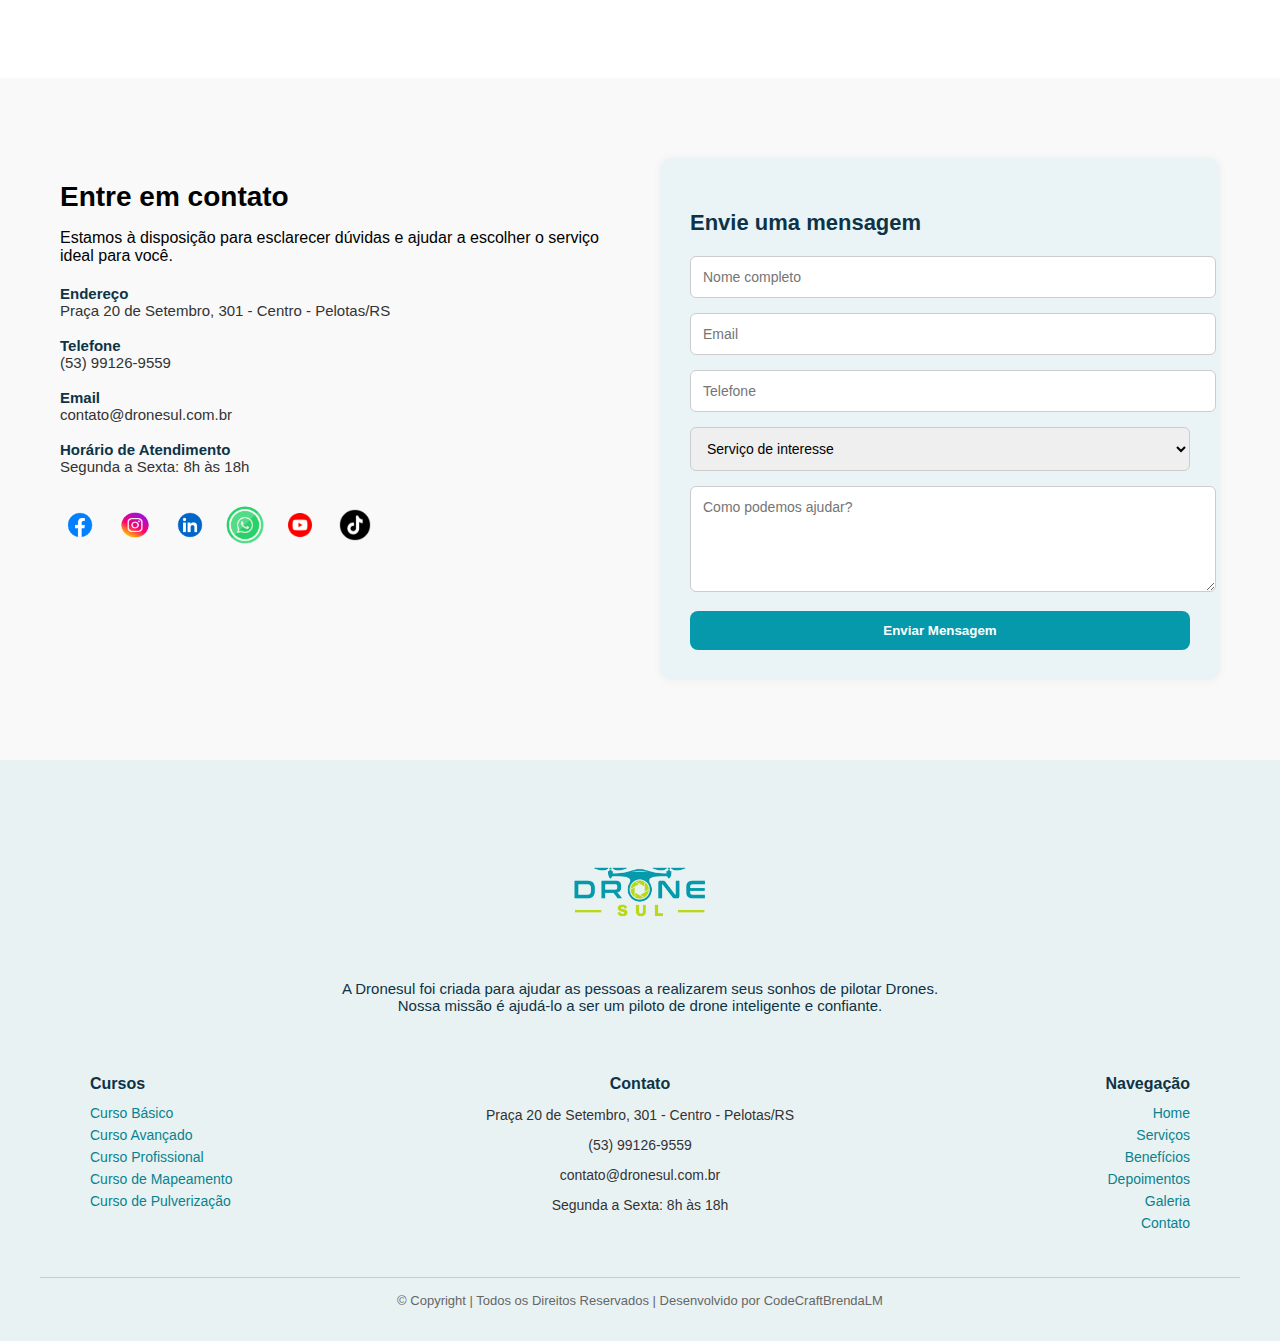
<file: cursos/pilotagem.html>
<!DOCTYPE html>
<html lang="pt-BR">
<head>
  <meta charset="UTF-8">
  <meta name="viewport" content="width=device-width, initial-scale=1.0">
  <title>Curso de Pilotagem | DroneSul</title>
  <link rel="icon" type="image/x-icon" href="../src/images/logo.png">
  <link rel="stylesheet" href="../src/styles/main.css">
  
  <style>
    /* Estilos Gerais (fora das Media Queries - para Desktop por padrão) */
    body {
      font-family: 'Poppins', sans-serif;
      margin: 0;
      padding: 0; /* Começamos com padding zero e adicionamos padding-top via CSS para o header fixo */
      box-sizing: border-box;
      overflow-x: hidden; /* Evita rolagem horizontal indesejada */
    }

    .container {
      max-width: 1200px;
      margin: 0 auto;
      padding: 0 20px; /* Padding padrão para evitar conteúdo colado nas bordas */
    }

    /* TOPO / HEADER (Menu de Retorno) - Estilos para Desktop */
    .topo-voltar {
      display: flex;
      justify-content: space-between;
      align-items: center;
      padding: 10px 20px; /* Ajustado para desktop */
      background-color: #ffffff;
      border-bottom: 3px solid #08828f;
      position: fixed; /* Fixo no topo */
      top: 0;
      width: 100%;
      z-index: 1000;
      box-sizing: border-box;
    }

    .btn-voltar {
      text-decoration: none;
      font-size: 1rem;
      color: #ffffff;
      background-color: #9fb81a;
      border: 2px solid;
      padding: 10px 15px;
      border-radius: 15px;
      transition: background-color 0.3s;
    }

    .btn-voltar:hover {
      background-color: #08828f;
      color: white;
    }

    .logo-header {
      height: 60px; /* Altura padrão para desktop */
    }

    /* Padding para o body para compensar o header fixo (Desktop) */
    body {
      padding-top: 80px; /* Ajuste este valor se a altura do header for diferente no desktop */
    }

    /* BANNER CURSO - Estilos para Desktop */
    .banner-curso {
      position: relative;
      width: 100%;
      height: 400px;
      overflow: hidden;
      display: flex;
      flex-direction: column;
      justify-content: center;
      align-items: center;
      text-align: center;
    }

    .banner-img {
      width: 100%;
      height: 100%;
      object-fit: cover;
      filter: brightness(0.75);
      position: absolute;
      top: 0;
      left: 0;
      z-index: -1;
    }

    .banner-texto {
      position: relative;
      top: auto;
      left: auto;
      transform: none;
      text-align: center;
      color: white;
      padding: 0 20px;
    }

    .banner-texto h2 {
      font-size: 2.5rem;
      font-weight: bold;
      margin-bottom: -8px;
    }

    .banner-texto p {
      font-size: 1.2rem;
    }

    .btn-inscreva {
      position: relative; /* Ajustado para ser relativo por padrão */
      top: auto;
      left: auto;
      transform: none;
      margin-top: 20px;
      margin-bottom: 20px;
      background-color: #007b8f;
      color: white;
      padding: 12px 25px;
      border-radius: 15px;
      text-decoration: none;
      transition: background-color 0.3s;
      display: inline-block;
    }

    .btn-inscreva:hover {
      background-color: #9fb81a;
    }

    /* JORNADA PÚBLICO - Estilos para Desktop */
    .jornada-publico {
      display: flex;
      flex-wrap: wrap;
      justify-content: space-between;
      padding: 60px 20px;
      max-width: 1200px;
      margin: 0 auto;
      gap: 40px;
    }

    .jornada-coluna, .publico-coluna {
      flex: 1 1 480px;
      background-color: #e9f2f3;
      padding: 30px;
      border-radius: 12px;
      box-shadow: 0 2px 8px rgba(0,0,0,0.05);
    }

    .jornada-coluna h3,
    .publico-coluna h3 {
      font-size: 1.5rem;
      color: #007b8f;
      margin-bottom: 20px;
    }

    .jornada-coluna p {
      margin-bottom: 20px;
      font-size: 1rem;
      line-height: 1.6;
      color: #000000;
    }

    .checklist,
    .publico-lista {
      list-style: none;
      padding-left: 0;
    }

    .checklist li,
    .publico-lista li {
      display: flex;
      align-items: flex-start; /* Alinha o texto e o ícone ao topo da linha */
      margin-bottom: 10px;
      font-size: 1rem;
      color: #000000;
    }

    .checklist li span,
    .publico-lista li span {
      margin-right: 10px;
      font-size: 1.2rem;
      color: #007b8f;
      line-height: 1; /* Garante que o ícone não adicione altura extra na linha */
    }

    .pre-requisito {
      margin-top: 50px;
      background-color: #b8cbcd;
      padding: 15px 20px;
      border-radius: 5px;
      font-size: 1rem;
      color: #000000;
    }

    .publico-lista li {
      display: flex;
      align-items: center;
      gap: 12px;
      margin-bottom: 15px;
      font-size: 1rem;
      color: #000000;
    }

    .publico-lista img {
      width: 24px;
      height: 24px;
      object-fit: contain;
      flex-shrink: 0; /* Previne que o ícone diminua em telas pequenas */
    }

    /* BENEFÍCIOS DO CURSO - Estilos para Desktop */
    .porque {
      padding: 60px 20px;
    }

    .porque h2 {
      text-align: center;
      color: #08828f;
      font-size: 2.2rem;
    }

    .porque .subtitulo {
      text-align: center;
      color: #000000;
      font-size: 1rem;
      margin-bottom: 40px;
    }

    .grid-cards {
      display: grid;
      grid-template-columns: repeat(3, 1fr);
      gap: 30px;
      margin-top: 40px;
    }

    .card-info {
      background-color: #ffffff;
      border: 2px solid #9fb81a;
      border-radius: 12px;
      padding: 30px;
      display: flex;
      align-items: flex-start;
      gap: 20px;
      box-shadow: 0 4px 12px rgba(0, 0, 0, 0.05);
      transition: transform 0.3s ease, box-shadow 0.3s ease;
      cursor: default;
    }

    .card-info:hover {
      transform: translateY(-6px);
      box-shadow: 0 8px 24px rgba(0, 0, 0, 0.12);
    }

    .icone-circulo {
      width: 45px;
      height: 45px;
      border-radius: 50%;
      background-color: #ccc;
      display: flex;
      align-items: center;
      justify-content: center;
      flex-shrink: 0;
    }

    .icone-circulo img {
      width: 40px;
      height: 40px;
      object-fit: fill;
    }

    .cor-verde {
      background-color: #9fb81a;
    }

    .cor-azul {
      background-color: #08828f;
    }

    .texto-card {
      text-align: left;
    }

    .texto-card h3 {
      font-size: 16px;
      font-weight: bold;
      color: #000000;
      margin-bottom: 10px;
      margin-top: 5px;
    }

    .texto-card p {
      font-size: 14px;
      color: #000000;
      line-height: 1.4;
      margin: 0;
    }

    /* PLANOS DO CURSO (INVESTIMENTO) - Estilos para Desktop */
    #planos h2 {
      margin-top: 0;
      margin-bottom: 10px;
    }

    #planos .subtitulo {
      margin-top: 0;
      margin-bottom: 80px;
    }

    .planos-curso {
      background-color: #e9f2f3;
      padding: 60px 20px;
      text-align: center;
    }

    .planos-curso h2 {
      font-size: 2rem;
      color: #007b8f;
      margin-bottom: 10px;
    }

    .planos-curso .subtitulo {
      font-size: 1rem;
      color: #000000;
      margin-bottom: 40px;
    }

    .grade-planos {
      display: grid;
      grid-template-columns: repeat(3, 1fr);
      gap: 30px;
      max-width: 1200px;
      margin: 0 auto;
    }

    .plano-card {
      background-color: white;
      padding: 30px 20px;
      border-radius: 12px;
      border: 2px solid #007b8f;
      box-shadow: 0 4px 10px rgba(0,0,0,0.05);
      text-align: left;
      position: relative;
      display: flex;
      flex-direction: column;
      justify-content: space-between;
      transition: transform 0.3s;
      width: 100%;
      max-width: 260px;
      margin: 0 auto;
    }

    .plano-card h3 {
      font-size: 1.3rem;
      color: #000000;
      margin-bottom: 15px;
      text-align: center;
    }

    .plano-card ul {
      padding-left: 20px;
      margin-bottom: 20px;
    }

    .plano-card ul li {
      margin-bottom: 10px;
      font-size: 0.95rem;
      color: #000000;
      list-style: none; /* Removido para usar o customizado no mobile */
      text-align: center; /* No desktop, centralizamos sem o check */
    }

    .btn-plano {
      align-self: center;
      padding: 12px 25px;
      background-color: #ffffff;
      color: #007b8f;
      border-radius: 20px;
      text-decoration: none;
      font-weight: bold;
      transition: background-color 0.3s;
      border: 1px solid #08828f;
    }

    .btn-plano:hover {
      background-color: #08828f;
      color: #ffffff;
    }

    /* Destaque visual do plano intermediário (Desktop) */
    .plano-card.destaque {
      transform: scale(1.10); /* aumenta visualmente */
      z-index: 1;
      background-color: #ffffff;
      border: 4px solid #007b8f;
    }

    .destaque-btn {
      color: #ffffff;
      background-color: #08828f;
      border: none;
    }

    .destaque-btn:hover {
      background-color: #7d990f;
    }

    /* FAQ - Estilos para Desktop */
    .faq {
      padding: 60px 20px;
      background-color: #f9f9f9;
    }

    .faq h2 {
      text-align: center;
      font-size: 2.2rem;
      margin-bottom: 10px;
      color: #007b8f;
    }

    .faq .subtitulo {
      text-align: center;
      font-size: 1rem;
      margin-bottom: 40px;
      color: #333;
    }

    .faq-item {
      border-left: 5px solid #9fb81a;
      background-color: white;
      border-radius: 8px;
      margin-bottom: 15px;
      box-shadow: 0 4px 8px rgba(0,0,0,0.05);
      overflow: hidden;
    }

    .faq-question {
      width: 100%;
      padding: 18px 20px;
      background: none;
      border: none;
      outline: none;
      font-size: 1.05rem;
      font-weight: bold;
      color: #007b8f;
      display: flex;
      justify-content: space-between;
      align-items: center;
      cursor: pointer;
    }

    .faq-icon {
      font-size: 1.2rem;
      transition: transform 0.3s;
    }

    .faq-answer {
      display: none;
      padding: 0 20px 15px;
      font-size: 0.95rem;
      color: #333;
    }

    .faq-item.active .faq-answer {
      display: block;
    }

    .faq-item.active .faq-icon {
      content: "-";
      transform: rotate(180deg);
    }

    /* CTA - Estilos para Desktop */
    .cta {
      background-color: #058492;
      color: white;
      text-align: center;
      padding: 60px 30px;
      border-radius: 30px;
      margin: 80px 40px;
    }

    .cta h2 {
      font-family: 'League Spartan', sans-serif;
      font-size: 28px;
      margin-bottom: 15px;
    }

    .cta p {
      font-size: 16px;
      line-height: 1.5;
      margin-bottom: 30px;
    }

    .cta .btn-whats {
      background-color: white;
      color: #058492;
      font-weight: bold;
      padding: 12px 28px;
      border-radius: 30px;
      text-decoration: none;
      transition: background 0.3s ease, transform 0.2s ease;
    }

    .cta .btn-whats:hover {
      background-color: #d9f3f5;
      transform: scale(1.05);
    }

    /* CONTATO - Estilos para Desktop */
    .contato {
      padding: 80px 40px;
      background-color: #f9f9f9;
    }

    .contato-grid {
      display: grid;
      grid-template-columns: repeat(auto-fit, minmax(300px, 1fr));
      gap: 40px;
      align-items: start;
    }

    .contato-info h2 {
      font-family: 'League Spartan', sans-serif;
      font-size: 28px;
      margin-bottom: 10px;
    }

    .lista-info {
      list-style: none;
      padding: 0;
      margin: 20px 0;
    }

    .lista-info li {
      margin-bottom: 18px;
      font-size: 15px;
      color: #333;
    }

    .lista-info strong {
      color: #0e3346;
    }

    .redes-sociais {
      display: flex;
      flex-wrap: wrap;
      gap: 15px;
      margin-top: 30px;
    }

    .redes-sociais img {
      width: 40px;
      height: 40px;
      transition: transform 0.2s ease;
    }

    .redes-sociais img:hover {
      transform: scale(1.1);
    }

    .formulario {
      background-color: #eaf4f6;
      padding: 30px;
      border-radius: 12px;
      box-shadow: 0 0 10px rgba(0,0,0,0.05);
    }

    .formulario h3 {
      font-size: 22px;
      margin-bottom: 20px;
      color: #0e3346;
    }

    .formulario input,
    .formulario select,
    .formulario textarea {
      width: 100%;
      margin-bottom: 15px;
      padding: 12px;
      border: 1px solid #ccc;
      border-radius: 6px;
      font-size: 14px;
      font-family: 'Poppins', sans-serif;
    }

    .formulario button {
      background-color: #0599ab;
      color: white;
      font-weight: bold;
      padding: 12px;
      border: none;
      border-radius: 8px;
      cursor: pointer;
      width: 100%;
      transition: background 0.3s ease, transform 0.2s;
    }

    .formulario button:hover {
      background-color: #08828f;
      transform: scale(1.02);
    }

    /* RODAPÉ - Estilos para Desktop */
    .rodape {
      background-color: #e9f2f3;
      padding: 60px 40px 20px;
      text-align: center;
    }

    .logo-footer {
      width: 140px;
      margin: 0 auto 20px;
      display: block;
    }

    .missao {
      font-size: 15px;
      color: #0e3346;
      margin-bottom: 40px;
      max-width: 700px;
      margin-left: auto;
      margin-right: auto;
    }

    .rodape-layout {
      display: grid;
      grid-template-columns: 1fr 1fr 1fr;
      align-items: flex-start;
      gap: 40px;
      max-width: 1100px;
      margin: 0 auto;
      text-align: left;
    }

    .coluna {
      min-width: 200px;
    }

    .coluna h4 {
      font-size: 16px;
      color: #0e3346;
      margin-bottom: 12px;
    }

    .coluna p,
    .coluna li {
      font-size: 14px;
      color: #333;
      margin-bottom: 6px;
      list-style: none;
    }

    .coluna ul {
      padding: 0;
      margin: 0;
    }

    .coluna a {
      color: #08828f;
      text-decoration: none;
      transition: color 0.3s;
    }

    .coluna a:hover {
      color: #0599ab;
    }

    /* Centraliza a coluna do meio */
    .central {
      text-align: center;
    }

    /* Alinha cursos à esquerda e navegação à direita */
    .esquerda {
      text-align: left;
    }
    .direita {
      text-align: right;
    }

    .rodape-copy {
      border-top: 1px solid #ccc;
      margin-top: 40px;
      padding-top: 15px;
      font-size: 13px;
      color: #666;
    }

    /* ========================================================= */
    /* MEDIA QUERIES PARA RESPONSIVIDADE (MOBILE-FIRST APPROACH) */
    /* ========================================================= */

    /* Ajustes para telas menores (smartphones) - max-width: 768px */
    @media (max-width: 768px) {
      .container {
        padding: 0 15px; /* Reduz padding lateral para telas menores */
      }

      /* TOPO / HEADER (Menu de Retorno) - Ajustes Mobile */
      .topo-voltar {
        padding: 8px 15px; /* Mais compacto em mobile */
        justify-content: center; /* Centraliza os itens para não quebrar */
        gap: 15px; /* Espaçamento entre os itens */
      }

      .btn-voltar {
        font-size: 0.85rem; /* Fonte ligeiramente menor */
        padding: 6px 10px; /* Padding menor no botão */
        border-radius: 12px;
        flex-shrink: 0; /* Impede que o botão encolha demais */
      }

      .logo-header {
        height: 45px; /* Reduz o tamanho da logo para mobile */
        flex-shrink: 0; /* Impede que a logo encolha demais */
      }

      /* Padding para o body para compensar o header fixo (Mobile) */
      body {
        padding-top: 65px; /* Ajuste para a altura do header no mobile (aprox. 45px logo + 2*8px padding = 61px + 3px borda = 64px) */
      }

      /* BANNER CURSO - Ajustes Mobile */
      .banner-curso {
        height: 300px; /* Altura reduzida para deixar mais espaço na tela */
        padding-top: 0; /* Garante que o padding-top do body funcione aqui */
      }

      .banner-texto h2 {
        font-size: 1.8rem; /* Fonte menor */
        margin-bottom: 5px;
      }

      .banner-texto p {
        font-size: 0.9rem; /* Fonte menor */
      }

      .btn-inscreva {
        padding: 10px 20px;
        font-size: 0.95rem;
        margin-top: 15px; /* Ajusta margem superior */
      }

      /* JORNADA PÚBLICO - Ajustes Mobile */
      .jornada-publico {
        flex-direction: column; /* Empilha as colunas */
        padding: 40px 15px; /* Ajusta padding */
        gap: 25px; /* Ajusta o espaçamento */
      }

      .jornada-coluna, .publico-coluna {
        flex: 1 1 100%; /* Ocupa largura total */
        padding: 20px; /* Ajusta padding */
      }

      .jornada-coluna h3,
      .publico-coluna h3 {
        font-size: 1.25rem;
        margin-bottom: 12px;
      }

      .jornada-coluna p {
        font-size: 0.9rem;
        margin-bottom: 15px;
      }

      .checklist li,
      .publico-lista li {
        font-size: 0.85rem;
        margin-bottom: 6px;
      }

      .checklist li span,
      .publico-lista li span {
        font-size: 0.95rem;
        margin-right: 8px;
      }

      .pre-requisito {
        margin-top: 25px;
        padding: 10px 15px;
        font-size: 0.85rem;
      }

      .publico-lista li {
        gap: 10px;
        margin-bottom: 10px;
        font-size: 0.9rem;
      }

      .publico-lista img {
        width: 18px;
        height: 18px;
      }

      /* BENEFÍCIOS DO CURSO - Ajustes Mobile */
      .porque {
        padding: 40px 15px;
      }

      .porque h2 {
        font-size: 1.8rem;
      }

      .porque .subtitulo {
        font-size: 0.9rem;
        margin-bottom: 25px;
      }

      .grid-cards {
        grid-template-columns: 1fr; /* Uma coluna */
        gap: 20px;
        margin-top: 25px;
      }

      .card-info {
        padding: 18px;
        gap: 12px;
        border-radius: 10px;
      }

      .icone-circulo {
        width: 38px;
        height: 38px;
      }

      .icone-circulo img {
        width: 32px;
        height: 32px;
      }

      .texto-card h3 {
        font-size: 14px;
        margin-bottom: 6px;
      }

      .texto-card p {
        font-size: 12px;
      }

      /* PLANOS DO CURSO (INVESTIMENTO) - Ajustes Mobile */
      #planos .subtitulo {
        margin-bottom: 30px; /* Reduz espaço inferior */
      }

      .grade-planos {
        grid-template-columns: 1fr; /* Uma coluna, cada card abaixo do outro */
        gap: 25px; /* Espaçamento entre os cards */
      }

      .plano-card {
        padding: 20px 15px; /* Reduz padding */
        max-width: 320px; /* Limita a largura máxima para não ficar gigante em tablets pequenos, mas permite expansão */
        width: calc(100% - 30px); /* Ocupa a largura total do container menos o padding lateral (2x15px) */
        margin: 0 auto; /* Centraliza o card */
        border-radius: 10px; /* Levemente menos arredondado */
        border: 2px solid #007b8f; /* Borda normal */
        transform: scale(1); /* Reseta qualquer escala para mobile */
        box-shadow: 0 2px 5px rgba(0,0,0,0.05); /* Sombra mais suave */
        z-index: auto; /* Reseta o z-index */
      }

      .plano-card.destaque {
        border: 3px solid #007b8f; /* Borda ainda destacada, mas não tão grossa */
        transform: scale(1); /* CRÍTICO: Remove o scale para mobile para evitar vazamento */
        box-shadow: 0 4px 8px rgba(0,0,0,0.08); /* Sombra ligeiramente mais forte */
      }

      .plano-card h3 {
        font-size: 1.1rem;
        margin-bottom: 10px;
      }

      .plano-card ul {
        padding-left: 0; /* Remove padding da lista */
        margin-bottom: 15px;
      }

      .plano-card ul li {
        font-size: 0.85rem;
        margin-bottom: 6px;
        text-align: left; /* Alinha o texto da lista à esquerda */
        padding-left: 20px; /* Espaço para o "check" customizado */
        position: relative; /* Para o ::before funcionar */
      }

      .plano-card ul li::before {
        content: '✓'; /* Adiciona o check customizado */
        color: #007b8f;
        position: absolute;
        left: 0;
        top: 0;
        font-weight: bold;
        line-height: inherit; /* Garante que a altura do check acompanhe a linha do texto */
      }

      .btn-plano {
        padding: 8px 18px;
        font-size: 0.85rem;
        border-radius: 18px;
      }

      /* FAQ - Ajustes Mobile */
      .faq {
        padding: 40px 15px;
      }

      .faq h2 {
        font-size: 1.8rem;
      }

      .faq .subtitulo {
        font-size: 0.9rem;
        margin-bottom: 25px;
      }

      .faq-item {
        margin-bottom: 10px;
        border-left-width: 4px; /* Borda mais fina */
      }

      .faq-question {
        padding: 12px 15px;
        font-size: 0.95rem;
      }

      .faq-icon {
        font-size: 1rem;
      }

      .faq-answer {
        padding: 0 15px 10px;
        font-size: 0.85rem;
      }

      /* CTA - Ajustes Mobile */
      .cta {
        padding: 30px 20px;
        margin: 40px 15px;
        border-radius: 20px;
      }

      .cta h2 {
        font-size: 1.6rem;
        margin-bottom: 10px;
      }

      .cta p {
        font-size: 0.85rem;
        margin-bottom: 15px;
      }

      .cta .btn-whats {
        padding: 10px 20px;
        border-radius: 20px;
        font-size: 0.9rem;
      }

      /* CONTATO - Ajustes Mobile */
      .contato {
        padding: 40px 15px;
      }

      .contato-grid {
        grid-template-columns: 1fr; /* Uma coluna */
        gap: 30px;
      }

      .contato-info h2 {
        font-size: 1.8rem;
      }

      .lista-info li {
        margin-bottom: 12px;
        font-size: 0.9rem;
      }

      .redes-sociais {
        justify-content: center; /* Centraliza os ícones */
        gap: 10px;
      }

      .redes-sociais img {
        width: 35px;
        height: 35px;
      }

      .formulario {
        padding: 20px;
        border-radius: 10px;
      }

      .formulario h3 {
        font-size: 1.1rem;
        margin-bottom: 15px;
      }

      .formulario input,
      .formulario select,
      .formulario textarea {
        padding: 10px;
        margin-bottom: 10px;
        font-size: 0.85rem;
      }

      .formulario button {
        padding: 10px;
        font-size: 0.9rem;
      }

      /* RODAPÉ - Ajustes Mobile */
      .rodape {
        padding: 30px 15px 15px;
      }

      .logo-footer {
        width: 100px;
        margin-bottom: 10px;
      }

      .missao {
        font-size: 0.85rem;
        margin-bottom: 20px;
      }

      .rodape-layout {
        grid-template-columns: 1fr; /* Uma coluna */
        gap: 20px;
        text-align: center;
      }

      .coluna {
        margin-bottom: 15px;
      }

      .coluna h4 {
        font-size: 1rem;
        margin-bottom: 8px;
      }

      .coluna p,
      .coluna li {
        font-size: 0.8rem;
      }

      .rodape-copy {
        margin-top: 20px;
        padding-top: 10px;
        font-size: 0.75rem;
      }
    }

    /* Media Query para telas muito pequenas (largura máxima de 480px) */
    @media (max-width: 480px) {
      /* Topo/Header */
      .topo-voltar {
        padding: 5px 10px;
        gap: 10px;
      }
      .btn-voltar {
        font-size: 0.75rem;
        padding: 4px 8px;
      }
      .logo-header {
        height: 35px;
      }
      body {
        padding-top: 55px; /* Ajuste para a nova altura em telas muito pequenas */
      }

      /* Banner */
      .banner-curso {
        height: 220px;
      }
      .banner-texto h2 {
        font-size: 1.5rem;
      }
      .banner-texto p {
        font-size: 0.8rem;
      }
      .btn-inscreva {
        padding: 8px 15px;
        font-size: 0.8rem;
      }

      /* Planos */
      .plano-card {
        padding: 15px 10px; /* Ainda mais compacto */
        width: calc(100% - 20px); /* ajusta ao novo padding */
      }
      .plano-card h3 {
        font-size: 1rem;
      }
      .plano-card ul li {
        font-size: 0.8rem;
      }
      .btn-plano {
        padding: 6px 15px;
        font-size: 0.75rem;
      }

      /* Outros ajustes de fonte e padding para elementos menores */
      .jornada-coluna h3, .publico-coluna h3 { font-size: 1.15rem; }
      .jornada-coluna p { font-size: 0.85rem; }
      .checklist li, .publico-lista li { font-size: 0.8rem; }
      .checklist li span, .publico-lista li span { font-size: 0.9rem; }
      .pre-requisito { font-size: 0.8rem; }
      .publico-lista li { font-size: 0.85rem; }
      .publico-lista img { width: 16px; height: 16px; }

      .porque h2 { font-size: 1.6rem; }
      .porque .subtitulo { font-size: 0.85rem; }
      .card-info { padding: 15px; gap: 10px; }
      .icone-circulo { width: 32px; height: 32px; }
      .icone-circulo img { width: 28px; height: 28px; }
      .texto-card h3 { font-size: 13px; }
      .texto-card p { font-size: 11px; }

      .faq h2 { font-size: 1.6rem; }
      .faq .subtitulo { font-size: 0.85rem; }
      .faq-question { font-size: 0.9rem; padding: 10px 12px; }
      .faq-icon { font-size: 0.9rem; }
      .faq-answer { font-size: 0.8rem; padding: 0 12px 8px; }

      .cta h2 { font-size: 1.4rem; }
      .cta p { font-size: 0.8rem; }
      .cta .btn-whats { padding: 8px 15px; font-size: 0.85rem; }

      .contato-info h2 { font-size: 1.6rem; }
      .lista-info li { font-size: 0.85rem; }
      .redes-sociais img { width: 30px; height: 30px; }
      .formulario h3 { font-size: 1rem; }
      .formulario input, .formulario select, .formulario textarea { font-size: 0.8rem; padding: 8px; }
      .formulario button { font-size: 0.85rem; padding: 8px; }

      .rodape .logo-footer { width: 80px; }
      .rodape .missao { font-size: 0.8rem; }
      .rodape .coluna h4 { font-size: 0.9rem; }
      .rodape .coluna p, .rodape .coluna li { font-size: 0.75rem; }
      .rodape-copy { font-size: 0.7rem; }
    }
  </style>
</head>
<body>

  <header class="topo-voltar">
    <a href="../index.html#servicos" class="btn-voltar">← Retornar</a>
    <img src="../src/images/logo.png" alt="Logo Dronesul" class="logo-header">
  </header>

 <section class="banner-curso">
  <img src="../src/images/pilotagem.jpg" alt="Drone em voo" class="banner-img">
  <div class="banner-texto">
    <h2>Do Básico ao Profissional</h2>
    <p>Inicie sua carreira como piloto profissional de drones</p>
  </div>
  <a href="https://api.whatsapp.com/send?phone=5553991269559&text=Ol%C3%A1,%20estou%20no%20site%20da%20Drone%20Sul%20e%20gostaria%20de%20algumas%20informa%C3%A7%C3%B5es%E2%80%A6" class="btn-inscreva">Inscreva-se agora</a>
</section>

<section class="jornada-publico">
  <div class="jornada-coluna">
    <h3>Comece sua Jornada no Mundo dos Drones</h3>
    <p>O Curso de Pilotagem é seu primeiro passo para se tornar um piloto profissional. Com +16 horas de treinamento, você aprenderá desde os fundamentos até as práticas essenciais para operar drones com segurança e eficiência.</p>

    <ul class="checklist">
      <li><span>✓</span> +16 horas de treinamento completo</li>
      <li><span>✓</span> 12 horas teóricas + 8 horas práticas</li>
      <li><span>✓</span> Certificado reconhecido pela ANAC</li>
      <li><span>✓</span> Material didático incluído</li>
    </ul>
  </div>

 <div class="publico-coluna">
    <h3>Para quem é este curso?</h3>
    <ul class="publico-lista">
      <li>
        <img src="../src/images/icone7.png" alt="Ícone iniciante">
        Iniciantes sem experiência prévia com drones
      </li>
      <li>
        <img src="../src/images/icone7.png" alt="Ícone iniciante">
        Entusiastas que desejam profissionalização
      </li>
      <li>
        <img src="../src/images/icone7.png" alt="Ícone iniciante">
        Fotógrafos interessados em fotografia aérea
      </li>
      <li>
        <img src="../src/images/icone7.png" alt="Ícone iniciante">
        Profissionais buscando nova área de atuação
      </li>
    </ul>

    <div class="pre-requisito">
      <strong>Pré-requisitos:</strong><br>
      Idade mínima de 18 anos
    </div>
  </div>
</section>


<section class="porque" id="beneficios">
  <div class="container">
    <h2>Benefícios do Curso</h2>
    <p class="subtitulo">Ao se formar no Curso Básico de Pilotagem, você terá todas as ferramentas necessárias para iniciar sua carreira com drones.</p>

    <div class="grid-cards">
      <div class="card-info">
        <div class="icone-circulo cor-verde">
          <img src="../src/images/icone3.png" alt="Instrutores">
        </div>
        <div class="texto-card">
          <h3>Certificação ANAC</h3>
          <p>Preparação completa para obtenção do certificado ANAC de piloto remoto.</p>
        </div>
      </div>

      <div class="card-info">
        <div class="icone-circulo cor-azul">
          <img src="../src/images/icone1.png" alt="Equipamentos">
        </div>
        <div class="texto-card">
          <h3>Certificado Dronesul</h3>
          <p>Certificado reconhecido pelo mercado, atestando sua capacitação como piloto.</p>
        </div>
      </div>

      <div class="card-info">
        <div class="icone-circulo cor-verde">
          <img src="../src/images/icone8.png" alt="Certificado">
        </div>
        <div class="texto-card">
          <h3>Material Didático</h3>
          <p>Acesso a material completo, incluindo apostilas e vídeos explicativos.</p>
        </div>
      </div>

      <div class="card-info">
        <div class="icone-circulo cor-azul">
          <img src="../src/images/icone2.png" alt="Mercado">
        </div>
        <div class="texto-card">
          <h3>Aulas Práticas</h3>
          <p>8 horas de voo com equipamentos profissionais e supervisão individual.</p>
        </div>
      </div>

      <div class="card-info">
        <div class="icone-circulo cor-verde">
          <img src="../src/images/icone9.png" alt="Prática">
        </div>
        <div class="texto-card">
          <h3>Suporte Contínuo</h3>
          <p>Grupo de suporte técnico após a conclusão do curso.</p>
        </div>
      </div>

      <div class="card-info">
        <div class="icone-circulo cor-azul">
          <img src="../src/images/icone6.png" alt="Suporte">
        </div>
        <div class="texto-card">
          <h3>Networking</h3>
          <p>Conexão com outros profissionais e oportunidades no mercado.</p>
        </div>
      </div>
    </div>
  </div>
</section>

<section class="planos-curso" id="planos">
  <div class="container">
    <h2>Investimento</h2>
    <p class="subtitulo">Escolha o plano que melhor se adapta às suas necessidades</p>

    <div class="grade-planos">

      <div class="plano-card">
        <h3>Curso Básico</h3>
        <ul>
          <li>Acesso a todas as aulas teóricas</li>
          <li>Material didático digital</li>
          <li>Certificado de conclusão</li>
          <li>Suporte por e-mail</li>
          <li>Aulas práticas presenciais</li>
          <li>Projeto final com mentoria</li>
          <li>Licença de software</li>
        </ul>
        <a href="#formulario" class="btn-plano">Quero esse</a>
      </div>

      <div class="plano-card destaque">
        <h3>Curso Avançado</h3>
        <ul>
          <li>Acesso a todas as aulas teóricas</li>
          <li>Material didático completo (digital e impresso)</li>
          <li>Certificado de conclusão</li>
          <li>Acesso à comunidade de alunos</li>
          <li>Suporte prioritário</li>
          <li>2 dias de aulas práticas presenciais</li>
          <li>Projeto final com mentoria</li>
          <li>Licença temporária de software</li>
        </ul>
        <a href="#formulario" class="btn-plano destaque-btn">Quero esse</a>
      </div>

      <div class="plano-card">
        <h3>Curso Profissional</h3>
        <ul>
          <li>Tudo do plano Profissional</li>
          <li>4 dias de aulas práticas presenciais</li>
          <li>Mentoria individual (3 meses)</li>
          <li>Licença anual de software</li>
          <li>Kit de acessórios para mapeamento</li>
          <li>Acesso vitalício às atualizações</li>
          <li>Certificação avançada</li>
          <li>Indicação para projetos reais</li>
        </ul>
        <a href="#formulario" class="btn-plano">Quero esse</a>
      </div>

    </div>
  </div>
</section>

<section class="faq" id="faq">
  <div class="container">
    <h2>Perguntas Frequentes</h2>
    <p class="subtitulo">Tire suas dúvidas sobre o curso antes de se inscrever</p>

    <div class="faq-item">
      <button class="faq-question">
        <span>Preciso ter experiência prévia com drones?</span>
        <span class="faq-icon">+</span>
      </button>
      <div class="faq-answer">
        <p>Não! O curso é básico e voltado para iniciantes. Você aprenderá tudo do zero.</p>
      </div>
    </div>

    <div class="faq-item">
      <button class="faq-question">
        <span>O curso é presencial ou online?</span>
        <span class="faq-icon">+</span>
      </button>
      <div class="faq-answer">
        <p>O curso é presencial, com aulas práticas supervisionadas por instrutores qualificados.</p>
      </div>
    </div>

    <div class="faq-item">
      <button class="faq-question">
        <span>Posso parcelar o pagamento do curso?</span>
        <span class="faq-icon">+</span>
      </button>
      <div class="faq-answer">
        <p>Sim, aceitamos parcelamento no cartão em até 12x.</p>
      </div>
    </div>

    <div class="faq-item">
      <button class="faq-question">
        <span>Recebo certificado após o curso?</span>
        <span class="faq-icon">+</span>
      </button>
      <div class="faq-answer">
        <p>Sim. Você receberá um certificado Dronesul e estará preparado para buscar a certificação ANAC.</p>
      </div>
    </div>
  </div>
</section>


<script>
  document.querySelectorAll('.faq-question').forEach(button => {
    button.addEventListener('click', () => {
      const item = button.parentElement;
      item.classList.toggle('active');

      const icon = button.querySelector('.faq-icon');
      icon.textContent = item.classList.contains('active') ? '−' : '+';
    });
  });
</script>

<section class="cta">
  <div class="container">
    <h2>Pronto para decolar sua carreira?</h2>
    <p>Entre em contato hoje mesmo e agende uma visita às nossas instalações.<br>O primeiro voo de demonstração é gratuito!</p>
    <a href="https://api.whatsapp.com/send?phone=5553991269559&text=Olá,%20estou%20no%20site%20da%20Drone%20Sul%20e%20gostaria%20de%20algumas%20informa%C3%A7%C3%B5es…" class="btn-whats">Fale Conosco</a>
  </div>
</section>

<section class="contato" id="contato">
  <div class="container contato-grid">

    <div class="contato-info">
      <h2>Entre em contato</h2>
      <p>Estamos à disposição para esclarecer dúvidas e ajudar a escolher o serviço ideal para você.</p>

      <ul class="lista-info">
        <li><strong>Endereço</strong><br>Praça 20 de Setembro, 301 - Centro - Pelotas/RS</li>
        <li><strong>Telefone</strong><br>(53) 99126-9559</li>
        <li><strong>Email</strong><br>contato@dronesul.com.br</li>
        <li><strong>Horário de Atendimento</strong><br>Segunda a Sexta: 8h às 18h</li>
      </ul>

      <div class="redes-sociais">
        <a href="https://www.facebook.com/people/Dronesul/61563505297543/" target="_blank"><img src="../src/images/facebook.png" alt="Facebook"></a>
        <a href="https://www.instagram.com/dronesul_/" target="_blank"><img src="../src/images/instagram.png" alt="Instagram"></a>
        <a href="https://www.linkedin.com/company/dronesull/" target="_blank"><img src="../src/images/linkedin.png" alt="LinkedIn"></a>
        <a href="https://api.whatsapp.com/send?phone=5553991269559&text=Olá,%20estou%20no%20site%20da%20Drone%20Sul%20e%20gostaria%20de%20algumas%20informa%C3%A7%C3%B5es…" target="_blank"><img src="../src/images/whatsapp.png" alt="WhatsApp"></a>
        <a href="https://www.youtube.com/@Dronesul-c7n" target="_blank"><img src="../src/images/youtube.png" alt="YouTube"></a>
        <a href="https://www.tiktok.com/@dronesul_?is_from_webapp=1&sender_device=pc" target="_blank"><img src="../src/images/tiktok.png" alt="TikTok"></a>
      </div>
    </div>

    <form action="https://formsubmit.co/contato@dronesul.com.br" method="POST" class="formulario">
      <h3>Envie uma mensagem</h3>
      <input type="text" name="nome" placeholder="Nome completo" required>
      <input type="email" name="email" placeholder="Email" required>
      <input type="tel" name="telefone" placeholder="Telefone">
      <select name="servico">
        <option value="">Serviço de interesse</option>
        <option value="Pilotagem">Curso de Pilotagem</option>
        <option value="Mapeamento">Curso de Mapeamento</option>
        <option value="Pulverização">Pulverização</option>
        <option value="Assistência Técnica">Assistência Técnica</option>
      </select>
      <textarea name="mensagem" rows="5" placeholder="Como podemos ajudar?"></textarea>
      <button type="submit">Enviar Mensagem</button>
    </form>
  </div>
</section>

<footer class="rodape">
  <img src="../src/images/logo.png" alt="Logo Dronesul" class="logo-footer">

  <p class="missao">
    A Dronesul foi criada para ajudar as pessoas a realizarem seus sonhos de pilotar Drones.<br>
    Nossa missão é ajudá-lo a ser um piloto de drone inteligente e confiante.
  </p>

  <div class="rodape-layout">
    <div class="coluna">
      <h4>Cursos</h4>
      <ul>
        <li><a href="#">Curso Básico</a></li>
        <li><a href="#">Curso Avançado</a></li>
        <li><a href="#">Curso Profissional</a></li>
        <li><a href="#">Curso de Mapeamento</a></li>
        <li><a href="#">Curso de Pulverização</a></li>
      </ul>
    </div>

    <div class="coluna central">
      <h4>Contato</h4>
      <p>Praça 20 de Setembro, 301 - Centro - Pelotas/RS</p>
      <p>(53) 99126-9559</p>
      <p>contato@dronesul.com.br</p>
      <p>Segunda a Sexta: 8h às 18h</p>
    </div>

    <div class="coluna direita">
    <h4>Navegação</h4>
    <ul>
        <li><a href="#home">Home</a></li>
        <li><a href="#servicos">Serviços</a></li>
        <li><a href="#beneficios">Benefícios</a></li>
        <li><a href="#depoimentos">Depoimentos</a></li>
        <li><a href="#galeria">Galeria</a></li>
        <li><a href="#contato">Contato</a></li>
    </ul>
    </div>
  </div>

  <p class="rodape-copy">
    © Copyright | Todos os Direitos Reservados | Desenvolvido por CodeCraftBrendaLM
  </p>
</footer>

<style>
    /* ========================= */
/* CHAMADA PARA AÇÃO CTA   */
/* ========================= */

.cta {
    background-color: #058492;
    color: white;
    text-align: center;
    padding: 60px 30px;
    border-radius: 30px;
    margin: 80px 40px;
}

.cta h2 {
    font-family: 'League Spartan', sans-serif;
    font-size: 28px;
    margin-bottom: 15px;
}

.cta p {
    font-size: 16px;
    line-height: 1.5;
    margin-bottom: 30px;
}

.cta .btn-whats {
    background-color: white;
    color: #058492;
    font-weight: bold;
    padding: 12px 28px;
    border-radius: 30px;
    text-decoration: none;
    transition: background 0.3s ease, transform 0.2s ease;
}

.cta .btn-whats:hover {
    background-color: #d9f3f5;
    transform: scale(1.05);
}

.contato {
    padding: 80px 40px;
    background-color: #f9f9f9;
}

.contato-grid {
    display: grid;
    grid-template-columns: repeat(auto-fit, minmax(300px, 1fr));
    gap: 40px;
    align-items: start;
}

.contato-info h2 {
    font-family: 'League Spartan', sans-serif;
    font-size: 28px;
    margin-bottom: 10px;
}

.lista-info {
    list-style: none;
    padding: 0;
    margin: 20px 0;
}

.lista-info li {
    margin-bottom: 18px;
    font-size: 15px;
    color: #333;
}

.lista-info strong {
    color: #0e3346;
}

.redes-sociais {
    display: flex;
    flex-wrap: wrap;
    gap: 15px;
    margin-top: 30px;
}

.redes-sociais img {
    width: 40px;
    height: 40px;
    transition: transform 0.2s ease;
}

.redes-sociais img:hover {
    transform: scale(1.1);
}

/* Formulário */
.formulario {
    background-color: #eaf4f6;
    padding: 30px;
    border-radius: 12px;
    box-shadow: 0 0 10px rgba(0,0,0,0.05);
}

.formulario h3 {
    font-size: 22px;
    margin-bottom: 20px;
    color: #0e3346;
}

.formulario input,
.formulario select,
.formulario textarea {
    width: 100%;
    margin-bottom: 15px;
    padding: 12px;
    border: 1px solid #ccc;
    border-radius: 6px;
    font-size: 14px;
    font-family: 'Poppins', sans-serif;
}

.formulario button {
    background-color: #0599ab;
    color: white;
    font-weight: bold;
    padding: 12px;
    border: none;
    border-radius: 8px;
    cursor: pointer;
    width: 100%;
    transition: background 0.3s ease, transform 0.2s;
}

.formulario button:hover {
    background-color: #08828f;
    transform: scale(1.02);
}

.rodape {
    background-color: #e9f2f3;
    padding: 60px 40px 20px;
    text-align: center;
}

.logo-footer {
    width: 140px;
    margin: 0 auto 20px;
    display: block;
}

.missao {
    font-size: 15px;
    color: #0e3346;
    margin-bottom: 40px;
    max-width: 700px;
    margin-left: auto;
    margin-right: auto;
}

.rodape-layout {
    display: grid;
    grid-template-columns: 1fr 1fr 1fr;
    align-items: flex-start;
    gap: 40px;
    max-width: 1100px;
    margin: 0 auto;
    text-align: left;
}

.coluna {
    min-width: 200px;
}

.coluna h4 {
    font-size: 16px;
    color: #0e3346;
    margin-bottom: 12px;
}

.coluna p,
.coluna li {
    font-size: 14px;
    color: #333;
    margin-bottom: 6px;
    list-style: none;
}

.coluna ul {
    padding: 0;
    margin: 0;
}

.coluna a {
    color: #08828f;
    text-decoration: none;
    transition: color 0.3s;
}

.coluna a:hover {
    color: #0599ab;
}

/* Centraliza a coluna do meio */
.central {
    text-align: center;
}

/* Alinha cursos à esquerda e navegação à direita */
.esquerda {
    text-align: left;
}
.direita {
    text-align: right;
}

.rodape-copy {
    border-top: 1px solid #ccc;
    margin-top: 40px;
    padding-top: 15px;
    font-size: 13px;
    color: #666;
}

@media (max-width: 768px) {
  .rodape-layout {
    grid-template-columns: 1fr;
    text-align: center;
    gap: 20px;
  }

  .esquerda, .direita, .central {
    text-align: center;
  }

  .coluna {
    min-width: auto;
  }
}

@media (max-width: 600px) {
  .topo-voltar {
    flex-direction: row;
    justify-content: space-between;
    flex-wrap: nowrap;
  }

  .btn-voltar {
    font-size: 0.9rem;
    padding: 8px 12px;
  }

  .logo-header {
    height: 50px; /* ajuste de tamanho se quiser */
  }
}

</style>

</body>
</html>
</file>
<file: src/styles/main.css>
html {
  scroll-behavior: smooth;
}

#servicos,
#beneficios,
#depoimentos,
#galeria,
#contato {
  scroll-margin-top: 50px; 
}


/* Estilos gerais do corpo da página */
body {
  font-family: 'Poppins', sans-serif; /* Fonte padrão da página */
  background-color: #ffffff;          /* Cor de fundo branca */
  color: #000000;                     /* Cor do texto */
  margin: 0;
  padding: 0;
}

/* ========================= */
/*        TOPO / HEADER      */
/* ========================= */

.topo {
  position: fixed; /* Fixa o topo na tela */
  top: 0;
  width: 100%;
  z-index: 1000; /* Garante que fique acima de outros elementos */
  background-color: #ffffff;
  box-shadow: 0 2px 10px rgba(0,0,0,0.05);
  padding: 5px 0;
}


/* Container do topo com alinhamento horizontal */
.topo .container {
  display: flex;                       /* Itens lado a lado */
  align-items: center;
  justify-content: space-between;
  padding: 0 40px;
  gap: 20px;
}

/* Logo da empresa */
.logo {
  height: 90px;
  margin: 0;
}

/* ========================= */
/*       MENU DE NAVEGAÇÃO   */
/* ========================= */

.menu {
  display: flex;
  justify-content: center;
  flex: 1;
  gap: 30px; /* Espaçamento entre os links */
}

.menu a {
  font-weight: 500;
  font-size: 16px;
  color: #000000;
  text-decoration: none;
  position: relative;
  padding: 10px 5px;
  transition: color 0.3s ease;
}

/* Efeito hover nos links do menu */
.menu a:hover {
  color: #08828f;
  border-bottom: 2px solid #08828f; /* Linha ao passar o mouse */
}

/* Botão "Fale Conosco" no topo */
.btn.fale-conosco {
  background-color: #0599ab;
  color: white;
  font-weight: bold;
  padding: 10px 18px;
  border-radius: 8px;
  text-decoration: none;
  transition: background 0.3s ease, transform 0.2s ease;
}

.btn.fale-conosco:hover {
  background-color: #08828f;
  transform: scale(1.05); /* Aumenta levemente o botão */
}

/* ========================= */
/*           BANNER          */
/* ========================= */

.banner {
  background: linear-gradient(to right, #08828f, #0599ab, #9fb81a, #b9d818);
  padding: 180px 40px 80px; /* aumentamos o topo */
  color: white;
}


/* Layout do conteúdo do banner */
.banner-flex {
  display: flex;
  align-items: center;
  justify-content: space-between;
  flex-wrap: wrap;
  gap: 40px;
}

/* Texto do banner */
.banner-texto {
  flex: 1;
  min-width: 300px;
}

/* Título do banner */
.banner h1 {
  font-family: 'League Spartan', sans-serif;
  font-size: 42px;
  line-height: 1.2;
  margin-bottom: 15px;
  color: white;
}

/* Parágrafo do banner */
.banner p {
  font-size: 18px;
  line-height: 1.5;
  margin: 10px 0 30px;
  color: #f0f0f0;
}

/* Imagem do banner */
.banner-imagem {
  flex: 1;
  text-align: center;
  min-width: 300px;
}

.banner-imagem img {
  width: 600px;
  height: auto;
  max-height: 320px;
  object-fit: cover;
  border: 5px solid #ffffff;
  border-radius: 16px;
  box-shadow: 0 10px 20px rgba(0, 0, 0, 0.1);
}

/* Botões do banner */
.botoes {
  display: flex;
  gap: 20px;
}

/* Estilos base dos botões */
.btn {
  padding: 12px 24px;
  font-weight: bold;
  border: none;
  border-radius: 8px;
  text-decoration: none;
  color: white;
  transition: transform 0.2s;
}

.btn:hover {
  transform: scale(1.05);
}

/* Botão verde */
.btn.verde {
  background-color: #9fb81a;
  border: 1px solid #ffffff;
  border-radius: 16px;
}

/* Botão azul */
.btn.azul {
  background-color: #0599ab;
  border: 1px solid #ffffff;
  border-radius: 16px;
}

/* ========================= */
/*      SEÇÃO CURSOS         */
/* ========================= */

.servicos {
  background-color: #e9f2f3;
  padding: 80px 40px;
  text-align: center;
}

/* Título da seção cursos */
.servicos h2 {
  font-family: 'League Spartan', sans-serif;
  font-size: 36px;
  margin-bottom: 10px;
}

/* Subtítulo da seção */
.subtitulo {
  font-size: 18px;
  margin-bottom: 40px;
  color: #0e3346;
}

/* Grade de cards responsiva */
.grade-servicos {
    display: grid;
    grid-template-columns: repeat(4, 1fr); /* FIXO: Cria 4 colunas de largura igual */
    gap: 30px;
}

/* Card individual de curso */
.card-servicos {
  background: white;
  border-radius: 12px;
  overflow: hidden;
  box-shadow: 0 0 15px rgba(0,0,0,0.1);
  transition: transform 0.3s ease;
  padding-bottom: 20px;
}

/* Efeito hover no card */
.card-servicos:hover {
  transform: scale(1.05);
}

/* Imagem do card */
.card-servicos img {
  width: 100%;
  height: 200px; /* Altura fixa */
  object-fit: cover; /* Corta para manter o enquadramento */
  display: block;
  border-bottom: 5px solid #08828f;
}

/* Título do card */
.card-servicos h3 {
  font-size: 20px;
  color: #08828f;
  margin: 20px 0 10px;
}

/* Parágrafo do card */
.card-servicos p {
  padding: 0 20px;
  font-size: 14px;
  color: #333;
}

/* Botão "saiba mais" */
.btn.saiba-mais {
  display: inline-block;
  margin-top: 15px;
  background-color: #9fb81a;
  color: white;
  padding: 8px 16px; /* Menor que antes */
  font-size: 12px;   /* Diminuído */
  border-radius: 6px; /* Mais discreto */
  text-decoration: none;
  transition: background 0.3s, transform 0.2s;
}

.btn.saiba-mais:hover {
  background-color: #b9d818;
  transform: scale(1.05);
} 

.porque {
  padding: 80px 40px;
  text-align: center;
  background-color: #ffffff;
}

.porque h2 {
  font-family: 'League Spartan', sans-serif;
  font-size: 36px;
  margin-bottom: 10px;
  color: #0e3346;
}

.porque .subtitulo {
  font-size: 18px;
  color: #0e3346;
  margin-bottom: 50px;
}

/* Grade com os cards de benefício (6 no total, responsivos) */
.grid-cards {
    display: grid; /* Usa grid layout */
    grid-template-columns: repeat(3, 1fr); /* FIXO: Cria 3 colunas de largura igual */
    gap: 30px; /* Espaço entre os cards */
    margin-top: 40px; /* Espaçamento acima da grade */
}

/* Card branco com borda arredondada e ícone à esquerda  (movimento)*/
.card-info {
  background-color: #ffffff;
  border: 2px solid #08828f;
  border-radius: 12px;
  padding: 20px;
  display: flex;
  align-items: flex-start;
  gap: 20px;
  box-shadow: 0 4px 12px rgba(0, 0, 0, 0.05);
  transition: transform 0.3s ease, box-shadow 0.3s ease;
  cursor: default;
}

.card-info:hover {
  transform: translateY(-6px);
  box-shadow: 0 8px 24px rgba(0, 0, 0, 0.12);
}


/* Círculo que envolve o ícone (pode ter cor verde ou azul) */
.icone-circulo {
  width: 50px;
  height: 50px;
  border-radius: 50%; /* Deixa o container redondo */
  background-color: #ccc; /* Cor de fundo padrão (substituída pelas classes de cor) */
  display: flex;
  align-items: center;
  justify-content: center;
  flex-shrink: 0; /* Evita que o círculo encolha se o texto for grande */
}

/* Ícone PNG dentro do círculo */
.icone-circulo img {
  width: 40px;
  height: 40px;
  object-fit: contain; /* Mantém a proporção do ícone sem esticar */
}

/* Cor de fundo verde dos círculos (intercalado) */
.cor-verde {
  background-color: #9fb81a;
}

/* Cor de fundo azul dos círculos (intercalado) */
.cor-azul {
  background-color: #08828f;
}

/* Container do texto ao lado do ícone */
.texto-card {
  text-align: left; /* Alinha o texto à esquerda */
}

/* Título do benefício */
.texto-card h3 {
  font-size: 16px;
  font-weight: bold;
  color: #0e3346; /* Azul escuro */
  margin-bottom: 6px;
}

/* Descrição do benefício */
.texto-card p {
  font-size: 14px;
  color: #333333;
  line-height: 1.4;
  margin: 0;
}

.depoimentos {
  padding: 80px 40px;
  background: linear-gradient(to right, #08828f, #0599ab, #9fb81a, #b9d818);
  text-align: center;
  color: white;
}

.depoimentos h2,
.depoimentos .subtitulo {
  color: white;
}

.card-depoimento .texto {
  color: #333;
}

.card-depoimento .autor {
  color: #08828f;
}


.depoimentos h2 {
  font-family: 'League Spartan', sans-serif;
  font-size: 32px;
  margin-bottom: 10px;
  color: #ffffff;
}

.depoimentos .subtitulo {
  font-size: 18px;
  color: #ffffff;
  margin-bottom: 50px;
}

.depoimentos-grid {
  display: grid;
  grid-template-columns: repeat(auto-fit, minmax(280px, 1fr));
  gap: 30px;
}

.card-depoimento {
  background-color: white;
  padding: 30px 20px;
  border-radius: 16px;
  box-shadow: 0 6px 20px rgba(0,0,0,0.05);
  text-align: left;
  transition: transform 0.3s ease;
}

.card-depoimento:hover {
  transform: translateY(-6px);
  box-shadow: 0 10px 24px rgba(0,0,0,0.1);
}

.card-depoimento .texto {
  font-size: 15px;
  color: #333333;
  line-height: 1.6;
  margin-bottom: 20px;
}

.card-depoimento .autor {
  font-size: 14px;
  color: #08828f;
  line-height: 1.4;
}

/* ========================= */
/*        GALERIA            */
/* ========================= */

.galeria {
  padding: 80px 40px;
  background-color: #ffffff;
  text-align: center;
}

.galeria h2 {
  font-family: 'League Spartan', sans-serif;
  font-size: 32px;
  color: #0e3346;
  margin-bottom: 10px;
}

.galeria .subtitulo {
  font-size: 16px;
  color: #333;
  margin-bottom: 50px;
  max-width: 700px;
  margin-left: auto;
  margin-right: auto;
}

/* Grade fixa com 4 colunas */
.galeria-grid {
  display: grid;
  grid-template-columns: repeat(4, 1fr); /* 4 colunas fixas */
  gap: 30px;
  justify-items: center;
}

.galeria-grid img {
  width: 100%;
  max-width: 280px;
  height: 200px;
  object-fit: cover;
  border-radius: 16px;
  border: 2px solid #08828f; /* Borda azul */
  transition: transform 0.3s ease, box-shadow 0.3s ease;
}

/* Efeito de movimento ao passar o mouse */
.galeria-grid img:hover {
  transform: scale(1.05) translateY(-4px); /* Aumenta levemente e sobe um pouco */
  box-shadow: 0 12px 24px rgba(0, 0, 0, 0.15); /* Sombra para profundidade */
}

/* ========================= */
/*    CHAMADA PARA AÇÃO CTA  */
/* ========================= */

.cta {
  background-color: #058492;
  color: white;
  text-align: center;
  padding: 60px 30px;
  border-radius: 30px;
  margin: 80px 40px;
}

.cta h2 {
  font-family: 'League Spartan', sans-serif;
  font-size: 28px;
  margin-bottom: 15px;
}

.cta p {
  font-size: 16px;
  line-height: 1.5;
  margin-bottom: 30px;
}

.cta .btn-whats {
  background-color: white;
  color: #058492;
  font-weight: bold;
  padding: 12px 28px;
  border-radius: 30px;
  text-decoration: none;
  transition: background 0.3s ease, transform 0.2s ease;
}

.cta .btn-whats:hover {
  background-color: #d9f3f5;
  transform: scale(1.05);
}


.contato {
  padding: 80px 40px;
  background-color: #f9f9f9;
}

.contato-grid {
  display: grid;
  grid-template-columns: repeat(auto-fit, minmax(300px, 1fr));
  gap: 40px;
  align-items: start;
}

.contato-info h2 {
  font-family: 'League Spartan', sans-serif;
  font-size: 28px;
  margin-bottom: 10px;
}

.lista-info {
  list-style: none;
  padding: 0;
  margin: 20px 0;
}

.lista-info li {
  margin-bottom: 18px;
  font-size: 15px;
  color: #333;
}

.lista-info strong {
  color: #0e3346;
}

.redes-sociais {
  display: flex;
  flex-wrap: wrap;
  gap: 15px;
  margin-top: 30px;
}

.redes-sociais img {
  width: 40px;
  height: 40px;
  transition: transform 0.2s ease;
}

.redes-sociais img:hover {
  transform: scale(1.1);
}

/* Formulário */
.formulario {
  background-color: #eaf4f6;
  padding: 30px;
  border-radius: 12px;
  box-shadow: 0 0 10px rgba(0,0,0,0.05);
}

.formulario h3 {
  font-size: 22px;
  margin-bottom: 20px;
  color: #0e3346;
}

.formulario input,
.formulario select,
.formulario textarea {
  width: 100%;
  margin-bottom: 15px;
  padding: 12px;
  border: 1px solid #ccc;
  border-radius: 6px;
  font-size: 14px;
  font-family: 'Poppins', sans-serif;
}

.formulario button {
  background-color: #0599ab;
  color: white;
  font-weight: bold;
  padding: 12px;
  border: none;
  border-radius: 8px;
  cursor: pointer;
  width: 100%;
  transition: background 0.3s ease, transform 0.2s;
}

.formulario button:hover {
  background-color: #08828f;
  transform: scale(1.02);
}


.rodape {
  background-color: #e9f2f3;
  padding: 60px 40px 20px;
  text-align: center;
}

.logo-footer {
  width: 140px;
  margin: 0 auto 20px;
  display: block;
}

.missao {
  font-size: 15px;
  color: #0e3346;
  margin-bottom: 40px;
  max-width: 700px;
  margin-left: auto;
  margin-right: auto;
}

.rodape-layout {
  display: grid;
  grid-template-columns: 1fr 1fr 1fr;
  align-items: flex-start;
  gap: 40px;
  max-width: 1100px;
  margin: 0 auto;
  text-align: left;
}

.coluna {
  min-width: 200px;
}

.coluna h4 {
  font-size: 16px;
  color: #0e3346;
  margin-bottom: 12px;
}

.coluna p,
.coluna li {
  font-size: 14px;
  color: #333;
  margin-bottom: 6px;
  list-style: none;
}

.coluna ul {
  padding: 0;
  margin: 0;
}

.coluna a {
  color: #08828f;
  text-decoration: none;
  transition: color 0.3s;
}

.coluna a:hover {
  color: #0599ab;
}

/* Centraliza a coluna do meio */
.central {
  text-align: center;
}

/* Alinha cursos à esquerda e navegação à direita */
.esquerda {
  text-align: left;
}
.direita {
  text-align: right;
}

.rodape-copy {
  border-top: 1px solid #ccc;
  margin-top: 40px;
  padding-top: 15px;
  font-size: 13px;
  color: #666;
}


/* Seu CSS existente para desktop fica aqui, antes das media queries */

/* Exemplo: .topo, .menu, .banner, .grid-cards, .grade-servicos, .galeria-grid, etc. */


/* --- Media Queries para Responsividade --- */

/* Ajustes para telas menores que 1200px (Ex: notebooks menores, tablets em paisagem) */
@media (max-width: 1199px) {
    /* Exemplo: Reduzir um pouco o padding geral, talvez o tamanho de fontes */
    .container {
        padding: 0 20px; /* Reduz o padding lateral do container */
    }

    .banner h1 {
        font-size: 38px;
    }

    .banner p {
        font-size: 16px;
    }

    /* Adaptação para 3 colunas em 'Cursos' e 2 em 'Benefícios' */
    .grade-servicos {
        grid-template-columns: repeat(auto-fit, minmax(220px, 1fr)); /* Volta a ser responsivo, talvez com um min-width menor */
    }

    .grid-cards {
        grid-template-columns: repeat(auto-fit, minmax(280px, 1fr)); /* Permite 2 colunas para telas de tablet */
    }

    .galeria-grid {
        grid-template-columns: repeat(auto-fit, minmax(200px, 1fr)); /* Galeria pode ter 2 ou 3 colunas */
    }
}


/* Ajustes para telas menores que 991px (Ex: Tablets, iPads) */
@media (max-width: 991px) {
    /* Header/Topo */
    .topo .container {
        flex-direction: column; /* Coloca logo, menu e botão um abaixo do outro */
        padding: 10px 20px; /* Ajusta o padding */
        align-items: center;
    }

    .logo {
        height: 70px; /* Diminui a logo */
        margin-bottom: 10px;
    }

    .menu {
        flex-wrap: wrap; /* Permite que os itens do menu quebrem linha */
        justify-content: center;
        gap: 15px; /* Reduz o espaço entre os itens do menu */
        margin-bottom: 10px; /* Espaço entre o menu e o botão */
    }

    .menu a {
        font-size: 15px;
        padding: 5px 8px; /* Reduz o padding dos links do menu */
    }

    .btn.fale-conosco {
        padding: 8px 15px; /* Reduz o padding do botão */
        font-size: 14px;
    }

    /* Banner */
    .banner {
        padding: 150px 20px 60px; /* Ajusta padding para telas menores */
    }

    .banner-flex {
        flex-direction: column; /* Coloca texto e imagem um abaixo do outro */
        text-align: center;
    }

    .banner-texto {
        min-width: unset; /* Remove o min-width para permitir que ele ocupe a largura total */
    }

    .banner h1 {
        font-size: 32px;
    }

    .banner p {
        font-size: 15px;
    }

    .banner-imagem img {
        width: 100%; /* Imagem do banner ocupa a largura total */
        max-width: 400px; /* Limita o tamanho máximo para não ficar gigante em tablets */
        height: auto;
        margin-top: 30px;
    }

    .botoes {
        justify-content: center; /* Centraliza os botões */
    }

    /* Seções com padding geral */
    .servicos, .porque, .depoimentos, .galeria, .contato, .cta, .rodape {
        padding: 60px 20px; /* Reduz o padding horizontal geral das seções */
    }

    .subtitulo {
        font-size: 16px;
    }

    /* Cards de Benefícios (Por que escolher) */
    .grid-cards {
        grid-template-columns: repeat(auto-fit, minmax(280px, 1fr)); /* 1 ou 2 colunas */
        gap: 20px; /* Reduz o espaço entre os cards */
    }

    /* Cards de Cursos (Serviços) */
    .grade-servicos {
        grid-template-columns: repeat(auto-fit, minmax(220px, 1fr)); /* 1 ou 2 colunas */
        gap: 20px;
    }

    /* Galeria */
    .galeria-grid {
        grid-template-columns: repeat(auto-fit, minmax(200px, 1fr)); /* 1 ou 2 colunas */
        gap: 20px;
    }

    .galeria-grid img {
        max-width: 100%; /* Ajusta a largura máxima para preencher o espaço */
    }

    /* CTA (Chamada para Ação) */
    .cta {
        margin: 60px 20px; /* Ajusta as margens laterais */
        padding: 40px 20px;
    }

    /* Contato */
    .contato-grid {
        grid-template-columns: 1fr; /* Uma coluna para informações e formulário */
    }

    .contato-info, .formulario {
        text-align: center; /* Centraliza o conteúdo nessas seções no celular */
    }

    .lista-info li {
        text-align: center; /* Centraliza os itens da lista */
    }
    
    .redes-sociais {
        justify-content: center; /* Centraliza ícones de redes sociais */
    }

    /* Rodapé */
    .rodape-layout {
        grid-template-columns: 1fr; /* Colunas do rodapé uma abaixo da outra */
        text-align: center; /* Centraliza o texto das colunas */
    }

    .coluna.esquerda, .coluna.direita {
        text-align: center; /* Sobrescreve alinhamentos específicos para centralizar no mobile */
    }

    .coluna ul {
        display: inline-block; /* Permite centralizar a lista ul */
    }
}

/* Ajustes para telas MUITO pequenas, como celulares em modo retrato (max-width: 575px) */
@media (max-width: 575px) {
    /* Fontes maiores */
    h1 { font-size: 28px !important; }
    h2 { font-size: 28px !important; } /* Ajusta o tamanho de h2 */
    h3 { font-size: 18px !important; } /* Ajusta o tamanho de h3 */
    p { font-size: 14px !important; } /* Ajusta o tamanho de parágrafos */
    .subtitulo { font-size: 15px !important; }


    .banner {
        padding-top: 120px; /* Reduz mais o padding superior para não empurrar muito */
    }

    .botoes {
        flex-direction: column; /* Botões um abaixo do outro */
        gap: 10px;
    }

    .btn.verde, .btn.azul {
        width: 100%; /* Botões do banner ocupam a largura total */
        max-width: 250px; /* Limita o tamanho máximo para não ficarem muito largos */
        margin: 0 auto; /* Centraliza os botões */
    }

    /* Adaptação dos grids para 1 coluna */
    .grid-cards,
    .grade-servicos,
    .galeria-grid,
    .depoimentos-grid { /* Adiciona depoimentos-grid aqui também */
        grid-template-columns: 1fr; /* Uma única coluna para telas pequenas */
    }

    .card-info {
        flex-direction: column; /* Ícone e texto um abaixo do outro */
        align-items: center;
        text-align: center;
    }

    .icone-circulo {
        margin-bottom: 10px;
    }

    .texto-card {
        text-align: center;
    }

    .rodape-copy {
        font-size: 12px;
    }
}



/* =============================== */
/* PÁGINA DE CURSO - PILOTAGEM    */
/* =============================== */
</file>
